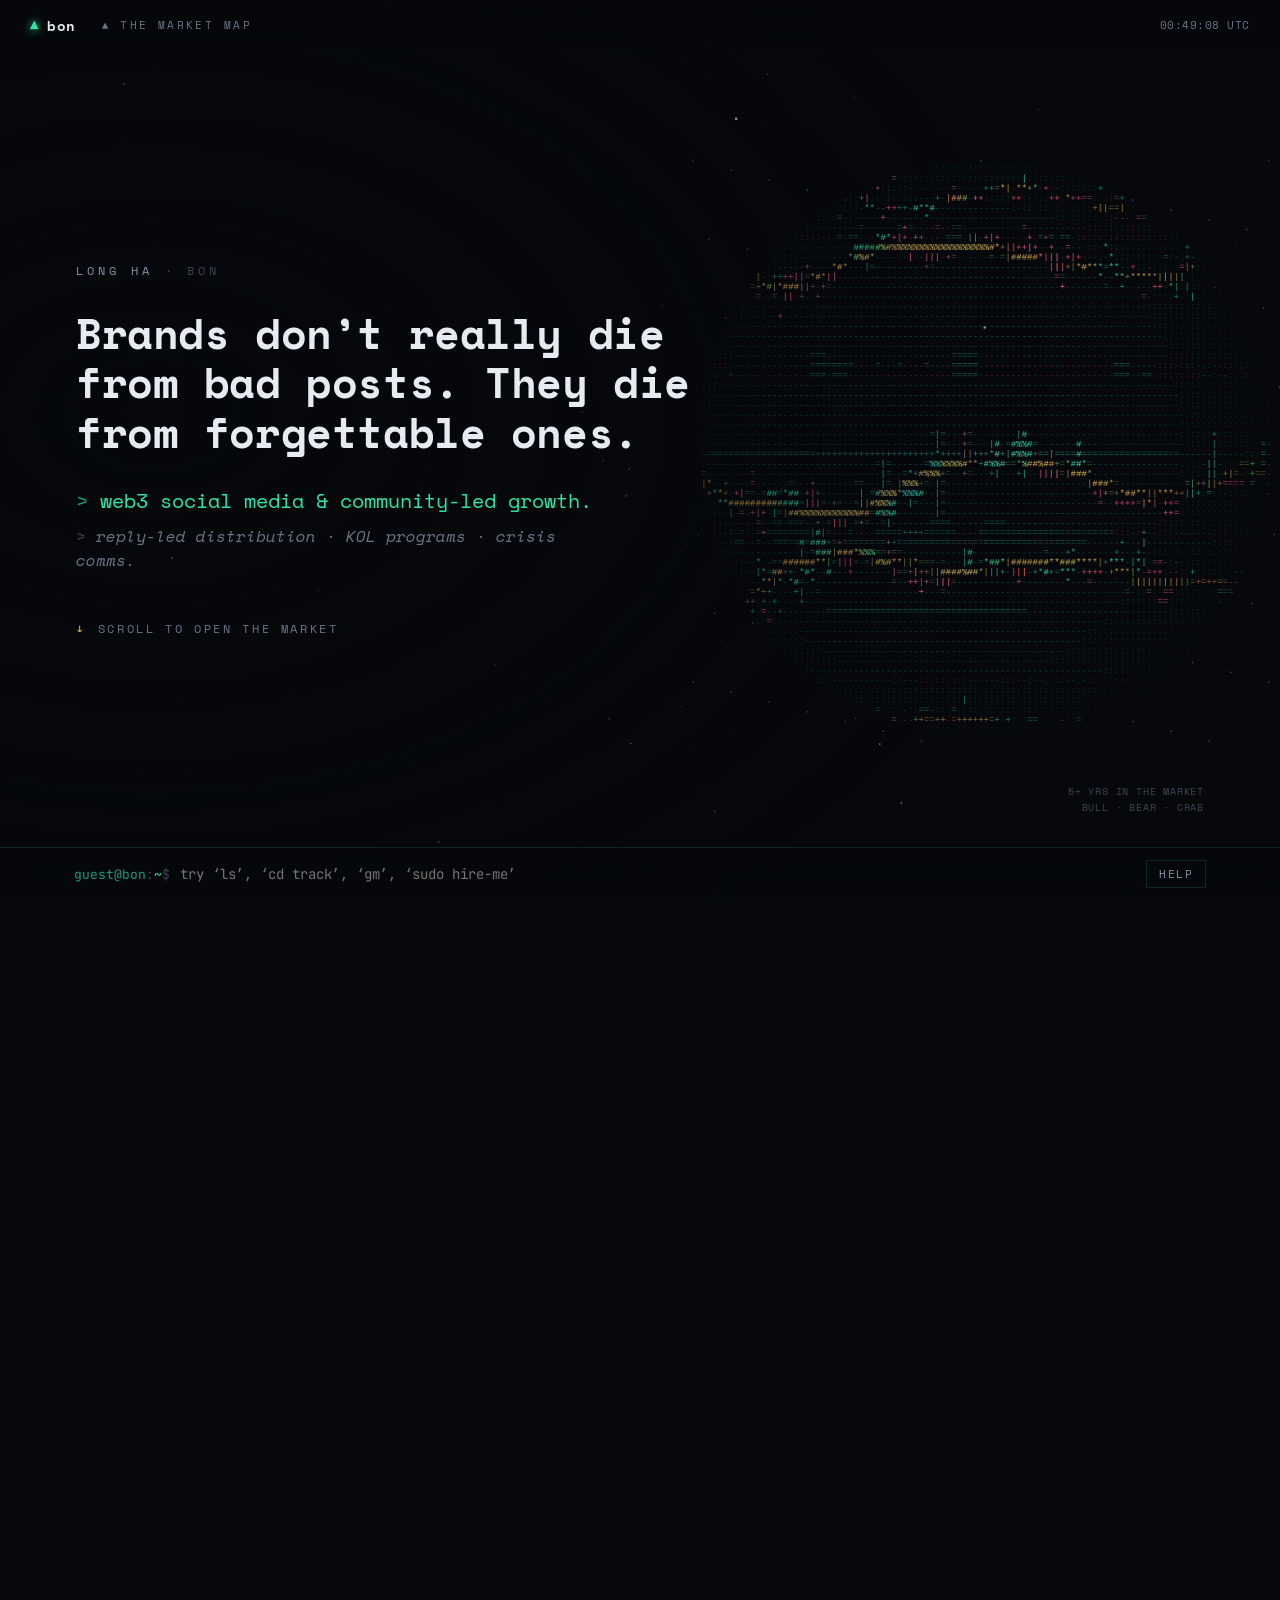
<file: index.html>
<!DOCTYPE html>
<html class="no-js" lang="en">
<head>
<meta charset="utf-8">
<meta name="viewport" content="width=device-width, initial-scale=1">
<script>(function(){var d=document.documentElement;d.className='js';try{if(sessionStorage.getItem('bon_booted'))d.classList.add('booted');}catch(e){}try{if(window.matchMedia&&matchMedia('(prefers-reduced-motion: reduce)').matches)d.classList.add('booted');}catch(e){}})();</script>
<title>Long Ha (Bon) · Web3 social media &amp; community-led growth</title>
<meta name="description" content="Long Ha (Bon) — Web3 social media and community-led growth marketer. 5+ years across DeFi, GameFi and L1/L2 projects. Reply-led distribution, KOL programs, crisis comms.">
<meta name="author" content="Long Ha (Bon)">
<meta name="robots" content="index, follow, max-image-preview:large">
<meta name="theme-color" content="#06080C">
<link rel="icon" type="image/svg+xml" href="favicon.svg">
<link rel="apple-touch-icon" href="apple-touch-icon.png">
<link rel="canonical" href="https://hyperas-100.github.io/bon-site/">
<!-- If you move to your own domain later, update the canonical, og:url, og:image and twitter:image URLs below. -->
<meta property="og:url" content="https://hyperas-100.github.io/bon-site/">
<meta property="og:type" content="website">
<meta property="og:title" content="Long Ha (Bon) · Web3 social media &amp; community-led growth">
<meta property="og:description" content="Web3 social media and community-led growth. Reply-led distribution, KOL programs, crisis comms. 5+ years across DeFi, GameFi and L1/L2.">
<meta property="og:image" content="https://hyperas-100.github.io/bon-site/images/og.png">
<meta property="og:image:width" content="1200">
<meta property="og:image:height" content="630">
<meta name="twitter:card" content="summary_large_image">
<meta name="twitter:title" content="Long Ha (Bon) · Web3 social media &amp; community-led growth">
<meta name="twitter:description" content="Web3 social media and community-led growth. Reply-led distribution, KOL programs, crisis comms.">
<meta name="twitter:image" content="https://hyperas-100.github.io/bon-site/images/og.png">
<script type="application/ld+json">{"@context":"https://schema.org","@type":"ProfilePage","mainEntity":{"@type":"Person","name":"Long Ha","alternateName":"Bon","jobTitle":"Web3 Social Media & Growth Marketer","email":"mailto:halong100620@gmail.com","knowsLanguage":["vi","en"],"sameAs":["https://x.com/8xlqdtd_bon","https://t.me/bon_5m"]}}</script>
<link rel="preconnect" href="https://fonts.googleapis.com">
<link rel="preconnect" href="https://fonts.gstatic.com" crossorigin>
<link href="https://fonts.googleapis.com/css2?family=JetBrains+Mono:wght@300;400;500;600&family=Space+Mono:ital,wght@0,400;0,700;1,400;1,700&display=swap" rel="stylesheet">
<link rel="stylesheet" href="css/style.css?v=1102">
<script src="js/ascii-engine.js" defer></script>
<script src="js/galaxy.js" defer></script>
<script src="js/space-bg.js" defer></script>
<script src="js/trajectory.js" defer></script>
<script src="js/volume-data.js?v=1102" defer></script>
<script src="js/app.js?v=1102" defer></script>
</head>
<body>

<div id="root" style="position:relative;min-height:100vh;background:var(--bg);color:#C7D1E0;font-family:var(--body);font-size:16px;">

  <canvas id="starfield" aria-hidden="true" style="position:fixed;inset:0;z-index:0;pointer-events:none;"></canvas>

  <!-- ===== TOP BAR ===== -->
  <header class="topbar" style="position:fixed;top:0;left:0;right:0;z-index:55;display:flex;align-items:center;gap:18px;height:50px;padding:0 clamp(14px,3.4vw,30px);background:rgba(6,8,12,0.55);backdrop-filter:blur(11px);-webkit-backdrop-filter:blur(11px);">
    <button data-act="home" aria-label="back to top" style="display:flex;align-items:center;gap:9px;background:transparent;border:0;cursor:pointer;font:inherit;flex-shrink:0;">
      <span style="color:var(--green);font-size:14px;text-shadow:0 0 9px var(--green);">▲</span>
      <span style="font-weight:700;letter-spacing:.04em;font-size:14px;color:var(--ink);font-family:var(--head);">bon</span>
    </button>
    <button class="nav-galaxy" data-act="map" style="background:transparent;border:0;cursor:pointer;font-family:var(--head);font-size:11px;letter-spacing:.22em;color:var(--mute);padding:6px 8px;white-space:nowrap;flex-shrink:0;">▲ THE MARKET MAP</button>
    <span style="flex:1;"></span>
    <span id="clock" style="font-family:var(--head);font-size:10.5px;color:var(--mute);letter-spacing:.05em;flex-shrink:0;">--:--:-- UTC</span>
  </header>

  <!-- ===== CINEMATIC STAGE (fixed; scroll-driven) ===== -->
  <div id="stage" style="position:fixed;inset:0;z-index:2;overflow:hidden;">

    <!-- MARKET PLANET: hero-right -> center -> dive through -->
    <div id="earth-wrap" aria-hidden="true" style="position:absolute;top:50%;left:50%;width:min(80vh,920px);height:min(80vh,920px);transform:translate(-50%,-50%);">
      <div id="globe" style="position:absolute;inset:0;"></div>
    </div>

    <!-- WORMHOLE -->
    <canvas id="wormhole" aria-hidden="true" style="position:absolute;inset:0;width:100%;height:100%;opacity:0;pointer-events:none;"></canvas>

    <!-- MONOGRAM: zooms in, then dissolves into the wormhole -->
    <div id="face-wrap" aria-hidden="true" style="position:absolute;inset:0;display:flex;align-items:center;justify-content:center;opacity:0;pointer-events:none;transform:scale(0.9);will-change:transform,opacity;">
      <div id="face" style="width:min(96vh,99vw);height:min(96vh,99vw);-webkit-mask-image:radial-gradient(ellipse 56% 72% at 50% 45%,#000 42%,rgba(0,0,0,.55) 63%,transparent 82%);mask-image:radial-gradient(ellipse 56% 72% at 50% 45%,#000 42%,rgba(0,0,0,.55) 63%,transparent 82%);"></div>
    </div>

    <!-- LIQUIDITY MAP (galaxy) -->
    <div id="galaxy-wrap" style="position:absolute;inset:0;opacity:0;pointer-events:none;transform:scale(1.25);">
      <canvas id="galaxy" aria-hidden="true" style="position:absolute;inset:0;width:100%;height:100%;"></canvas>
      <div style="position:absolute;top:72px;left:50%;transform:translateX(-50%);z-index:3;text-align:center;pointer-events:none;">
        <div style="font-family:var(--head);font-size:11px;letter-spacing:.42em;color:var(--green);text-transform:uppercase;white-space:nowrap;">The Market Map</div>
        <div style="font-size:12.5px;color:var(--mute);margin-top:8px;">choose a market — or run <span style="color:#9FB0C8;">cd track</span> in the terminal</div>
      </div>
      <div id="galaxy-hint" aria-hidden="true" style="position:absolute;bottom:94px;left:50%;transform:translateX(-50%);z-index:3;pointer-events:none;font-family:var(--head);font-size:10.5px;letter-spacing:.34em;color:var(--mute);text-transform:uppercase;transition:opacity .9s ease;display:flex;align-items:center;gap:9px;">
        <span style="font-size:14px;color:var(--green);text-shadow:0 0 10px var(--green);animation:btwinkle 2.6s ease-in-out infinite;">⟲</span> drag to spin the map
      </div>
      <div style="position:absolute;inset:0;z-index:4;pointer-events:none;">
        <button class="galaxy-node" id="node-track" data-go="track" aria-label="TRACK RECORD — where I've worked" style="position:absolute;left:28%;top:30%;transform:translate(-50%,-50%);display:flex;flex-direction:column;align-items:center;gap:5px;background:transparent;border:0;cursor:pointer;padding:12px 14px;border-radius:4px;">
          <span style="font-size:16px;color:var(--green);text-shadow:0 0 10px var(--green);line-height:1;animation:btwinkle 3.2s ease-in-out infinite;">▲</span>
          <span style="font-family:var(--head);font-weight:700;font-size:11px;letter-spacing:.14em;color:var(--ink);text-shadow:0 1px 8px var(--bg),0 0 16px var(--bg);white-space:nowrap;">TRACK RECORD</span>
          <span style="font-size:10px;color:#8893A6;text-shadow:0 1px 6px var(--bg),0 0 12px var(--bg);white-space:nowrap;">where I've worked</span>
        </button>
        <button class="galaxy-node" id="node-results" data-go="results" aria-label="PNL — the numbers" style="position:absolute;left:72%;top:28%;transform:translate(-50%,-50%);display:flex;flex-direction:column;align-items:center;gap:5px;background:transparent;border:0;cursor:pointer;padding:12px 14px;border-radius:4px;">
          <span style="font-size:16px;color:var(--green);text-shadow:0 0 10px var(--green);line-height:1;animation:btwinkle 3.2s ease-in-out infinite;">▲</span>
          <span style="font-family:var(--head);font-weight:700;font-size:11px;letter-spacing:.14em;color:var(--ink);text-shadow:0 1px 8px var(--bg),0 0 16px var(--bg);white-space:nowrap;">PNL</span>
          <span style="font-size:10px;color:#8893A6;text-shadow:0 1px 6px var(--bg),0 0 12px var(--bg);white-space:nowrap;">the numbers</span>
        </button>
        <button class="galaxy-node" id="node-pow" data-go="pow" aria-label="PROOF OF WORK — receipts" style="position:absolute;left:50%;top:50%;transform:translate(-50%,-50%);display:flex;flex-direction:column;align-items:center;gap:5px;background:transparent;border:0;cursor:pointer;padding:12px 14px;border-radius:4px;">
          <span style="font-size:16px;color:var(--green);text-shadow:0 0 10px var(--green);line-height:1;animation:btwinkle 3.2s ease-in-out infinite;">▲</span>
          <span style="font-family:var(--head);font-weight:700;font-size:11px;letter-spacing:.14em;color:var(--ink);text-shadow:0 1px 8px var(--bg),0 0 16px var(--bg);white-space:nowrap;">PROOF OF WORK</span>
          <span style="font-size:10px;color:#8893A6;text-shadow:0 1px 6px var(--bg),0 0 12px var(--bg);white-space:nowrap;">receipts</span>
        </button>
        <button class="galaxy-node" id="node-skills" data-go="skills" aria-label="CHARACTER SHEET — what I do" style="position:absolute;left:24%;top:68%;transform:translate(-50%,-50%);display:flex;flex-direction:column;align-items:center;gap:5px;background:transparent;border:0;cursor:pointer;padding:12px 14px;border-radius:4px;">
          <span style="font-size:16px;color:var(--green);text-shadow:0 0 10px var(--green);line-height:1;animation:btwinkle 3.2s ease-in-out infinite;">▲</span>
          <span style="font-family:var(--head);font-weight:700;font-size:11px;letter-spacing:.14em;color:var(--ink);text-shadow:0 1px 8px var(--bg),0 0 16px var(--bg);white-space:nowrap;">CHARACTER SHEET</span>
          <span style="font-size:10px;color:#8893A6;text-shadow:0 1px 6px var(--bg),0 0 12px var(--bg);white-space:nowrap;">what I do</span>
        </button>
        <button class="galaxy-node" id="node-contact" data-go="contact" aria-label="OPEN ORDER — say gm" style="position:absolute;left:74%;top:70%;transform:translate(-50%,-50%);display:flex;flex-direction:column;align-items:center;gap:5px;background:transparent;border:0;cursor:pointer;padding:12px 14px;border-radius:4px;">
          <span style="font-size:16px;color:var(--amber);text-shadow:0 0 10px var(--amber);line-height:1;animation:btwinkle 3.2s ease-in-out infinite;">▲</span>
          <span style="font-family:var(--head);font-weight:700;font-size:11px;letter-spacing:.14em;color:var(--ink);text-shadow:0 1px 8px var(--bg),0 0 16px var(--bg);white-space:nowrap;">OPEN ORDER</span>
          <span style="font-size:10px;color:#8893A6;text-shadow:0 1px 6px var(--bg),0 0 12px var(--bg);white-space:nowrap;">say gm</span>
        </button>
      </div>
    </div>

    <!-- HERO TEXT: backspaces away on scroll -->
    <div id="hero-text" style="position:absolute;inset:0;z-index:5;display:flex;align-items:center;padding:clamp(80px,12vh,140px) clamp(20px,6vw,76px);">
      <div aria-hidden="true" style="position:absolute;inset:0;pointer-events:none;background:radial-gradient(125% 120% at 12% 46%,rgba(6,8,12,0.96) 0%,rgba(6,8,12,0.5) 28%,rgba(6,8,12,0) 56%);"></div>
      <div style="position:relative;z-index:3;max-width:820px;">
        <div style="font-family:var(--head);font-size:12px;letter-spacing:.34em;text-transform:uppercase;color:#8893A6;margin-bottom:30px;">LONG HA <span style="color:var(--dim);">· BON</span></div>
        <h1 id="tagline" lang="en" data-full="Brands don’t really die from bad posts. They die from forgettable ones." style="font-family:var(--head);font-weight:700;font-size:clamp(24px,3.3vw,42px);line-height:1.18;letter-spacing:-0.01em;color:var(--ink);margin-bottom:28px;text-wrap:balance;min-height:3.5em;">Brands don’t really die from bad posts. They die from forgettable ones.</h1>
        <p style="font-family:var(--head);font-size:clamp(15px,1.85vw,20px);line-height:1.5;color:var(--green);max-width:46ch;margin-bottom:8px;"><span style="color:var(--green-dim);">&gt;</span> web3 social media &amp; community-led growth.</p>
        <p style="font-family:var(--head);font-style:italic;font-size:clamp(13px,1.5vw,16px);line-height:1.55;color:var(--mute);max-width:48ch;margin-bottom:44px;"><span style="color:var(--dim);font-style:normal;">&gt;</span> reply-led distribution · KOL programs · crisis comms.</p>
        <div style="display:inline-flex;align-items:center;gap:12px;font-family:var(--head);font-size:12px;letter-spacing:.22em;text-transform:uppercase;color:var(--mute);">
          <span style="color:var(--amber);animation:bfloat 2.4s ease-in-out infinite;display:inline-block;">↓</span> scroll to open the market
        </div>
      </div>
      <div aria-hidden="true" style="position:absolute;bottom:84px;right:clamp(20px,6vw,76px);z-index:3;font-family:var(--head);font-size:10px;letter-spacing:.08em;color:var(--dim);text-align:right;line-height:1.6;">5+ YRS IN THE MARKET<br>BULL · BEAR · CRAB</div>
    </div>

  </div>

  <!-- ===== SCROLL TRACK (drives the cinematic) ===== -->
  <div class="scroll-track" aria-hidden="true" style="height:520vh;"></div>

  <!-- ===== COMMAND CONSOLE ===== -->
  <div id="console" style="position:fixed;left:0;right:0;bottom:0;z-index:56;pointer-events:none;">
    <div style="max-width:1180px;margin:0 auto;padding:0 clamp(10px,3vw,22px);">
      <div id="cmd-log" style="pointer-events:auto;max-height:34vh;overflow-y:auto;background:rgba(6,8,12,0.93);backdrop-filter:blur(12px);-webkit-backdrop-filter:blur(12px);border:1px solid var(--line);border-bottom:0;padding:14px 16px;"></div>
    </div>
    <div style="background:rgba(6,8,12,0.88);backdrop-filter:blur(12px);-webkit-backdrop-filter:blur(12px);border-top:1px solid var(--line);pointer-events:auto;">
      <div style="max-width:1180px;margin:0 auto;display:flex;align-items:center;gap:10px;padding:0 clamp(12px,3vw,24px);height:52px;">
        <span style="color:var(--green-dim);font-size:13px;white-space:nowrap;flex-shrink:0;">guest@bon<span style="color:var(--dim);">:</span><span style="color:var(--green);">~</span><span style="color:var(--dim);">$</span></span>
        <input id="cmd-input" type="text" autocomplete="off" autocapitalize="off" spellcheck="false" aria-label="command input" placeholder="try ‘ls’, ‘cd track’, ‘gm’, ‘sudo hire-me’" style="flex:1;min-width:0;background:transparent;border:0;outline:0;font-size:14px;color:var(--ink);caret-color:var(--green);">
        <button id="cmd-help" data-act="help" style="flex-shrink:0;background:transparent;border:1px solid var(--line);color:#8893A6;font-family:var(--head);font-size:10.5px;letter-spacing:.14em;padding:5px 12px;cursor:pointer;">HELP</button>
      </div>
    </div>
  </div>

  <!-- ===== SECTION OVERLAY / no-JS résumé document ===== -->
  <main id="overlay">
    <div class="overlay-bg" aria-hidden="true" style="position:fixed;inset:0;z-index:0;pointer-events:none;background:radial-gradient(circle at 72% 16%,rgba(255,190,90,0.06),transparent 58%),radial-gradient(circle at 16% 84%,rgba(46,230,166,0.07),transparent 54%);"></div>
    <canvas id="overlay-bg-canvas" aria-hidden="true" style="position:fixed;inset:0;z-index:0;width:100%;height:100%;pointer-events:none;opacity:.55;"></canvas>
    <div class="overlay-chrome" style="position:sticky;top:0;z-index:3;align-items:center;gap:14px;padding:16px clamp(20px,5vw,64px);background:linear-gradient(180deg,rgba(6,8,12,0.92),rgba(6,8,12,0));backdrop-filter:blur(8px);">
      <button class="sec-back" data-act="back-close" style="display:inline-flex;align-items:center;gap:9px;background:transparent;border:1px solid rgba(46,230,166,0.28);cursor:pointer;font-family:var(--head);font-size:11px;letter-spacing:.18em;text-transform:uppercase;color:#CDD8E8;padding:9px 15px;">←&nbsp; map</button>
      <span style="flex:1;"></span>
      <span id="sec-counter" style="font-family:var(--head);font-size:11px;letter-spacing:.3em;color:var(--mute);">01 / 05</span>
    </div>

    <div class="overlay-body" style="position:relative;z-index:1;max-width:1080px;margin:0 auto;padding:6px clamp(20px,5vw,64px) 48px;">

      <div class="resume-hero">
        <p class="rh-eyebrow">LONG HA · BON</p>
        <h1 class="rh-title">Brands don’t really die from bad posts. They die from forgettable ones.</h1>
        <p class="rh-sub"><span style="color:var(--green-dim);">&gt;</span> web3 social media &amp; community-led growth.</p>
        <p class="rh-note">native VI · English C1 · 5+ years across DeFi, GameFi and L1/L2</p>
      </div>

      <!-- ============ 01 TRACK RECORD (the flight) ============ -->
      <section id="sec-track" class="section traj-section" data-sec="track" aria-labelledby="t-track">
        <h2 id="t-track" class="sr-only">The Long Position — work history, 2021 to now</h2>
        <div class="traj-stage" id="traj-map">
          <canvas data-art="trajectory" id="traj-canvas"></canvas>
          <div class="traj-top"><span><span class="traj-title">THE LONG POSITION</span> <span style="color:var(--mute);">// STOP <b id="traj-sector">01 / 04</b></span></span><span class="traj-loc" id="traj-loc">FREELANCE · ’21–’25</span><span>SIGNAL &#9656; <b id="traj-stat">—</b></span></div>
          <div class="traj-progress" id="traj-progress">
            <button data-i="0" aria-label="warp to freelance, 2021 to 2025"></button>
            <button data-i="1" aria-label="warp to Kame, Sei"></button>
            <button data-i="2" aria-label="warp to FlowX and Aurum"></button>
            <button data-i="3" aria-label="warp to Bullet.xyz"></button>
          </div>
          <div class="traj-dossier" id="traj-dossier"></div>
          <div class="traj-controls">
            <div class="traj-hint" id="traj-prompt">hold to ride the trend · or press SPACE</div>
            <div class="traj-buttons">
              <button class="traj-btn" id="traj-back" aria-label="warp back">◀ BACK</button>
              <button class="traj-btn traj-warp" id="traj-warp" aria-label="warp forward">HOLD TO LONG ▶</button>
            </div>
          </div>
        </div>

        <!-- dossier data: read by app.js for the flight HUD, and shown as a plain list when JS is off -->
        <div id="traj-data" class="plain-list" style="padding:40px 0 20px;">
          <div class="plain-only" style="display:block;">
            <div class="sec-eyebrow">where I've worked</div>
            <h2 class="sec-title" style="margin-bottom:28px;">The Long Position</h2>
          </div>
          <div class="sys-info" data-i="0" style="margin-bottom:28px;">
            <div class="dos-role">Web3 Growth &amp; Social Media Marketing · Freelance · 4/2021 – 4/2025</div>
            <div class="dos-name">RedKite · Hydraverse · Fizen Wallet · Hyra AI</div>
            <ul class="dos-list">
              <li>Led growth and social strategy across 4 Web3 projects (DeFi, GameFi and L1/L2 ecosystems), scaling communities from 0 to 800k+ users.</li>
              <li>15M+ combined organic reach (X analytics) across the campaigns I led.</li>
              <li>Managed and trained cross-functional teams (up to 7 members) and 200+ KOL and partner relationships.</li>
            </ul>
          </div>
          <div class="sys-info" data-i="1" style="margin-bottom:28px;">
            <div class="dos-role">Marketing Manager · 7/2025 – 4/2026</div>
            <div class="dos-name">Kame Aggregator · Sei</div>
            <ul class="dos-list">
              <li>Led growth and marketing: strategy, execution and ecosystem expansion within Sei.</li>
              <li>Built and optimized the KOL/Ambassador program to ~800% efficiency vs. the original campaign on a 70% smaller budget, with 2.8M+ impressions.</li>
              <li>Ran co-marketing and BD with major Sei protocols (DEXs, lending platforms).</li>
              <li>Led incident communications during a protocol exploit across the official Kame X account and my own, bridging the core team, Sei Foundation, partners and users.</li>
            </ul>
          </div>
          <div class="sys-info" data-i="2" style="margin-bottom:28px;">
            <div class="dos-role">Same role · 7/2025 – 4/2026</div>
            <div class="dos-name">FlowX Aggregator · Aurum Protocol</div>
            <ul class="dos-list">
              <li>Drove KOL and content growth for FlowX Aggregator.</li>
              <li>Led full-stack growth for Aurum Protocol.</li>
              <li>Recognized as Human of the Month twice for performance and impact.</li>
            </ul>
          </div>
          <div class="sys-info" data-i="3" style="margin-bottom:28px;">
            <div class="dos-role">Social Media · 20 Aug 2026 – present</div>
            <div class="dos-name">Bullet.xyz · Solana perps DEX</div>
            <ul class="dos-list">
              <li>Lead social strategy and daily content for the main brand account (90K+ followers).</li>
              <li>Moved the account to reply-led distribution. Last 3 months: 2.5M organic impressions (+792%), likes +9,378%, reposts +930% and engagement rate 8.8% (+131%) vs. the 3 months before (X analytics).</li>
              <li>Perps volume since I joined: $879M. First 2 months: $477M, 3.2× the 2 months before (DefiLlama).</li>
              <li>Ship product launch and market content on a consistent visual system, in a distinct non-corporate voice built for Solana's interactive ecosystem.</li>
            </ul>
          </div>
        </div>
      </section>

      <!-- ============ 02 PNL (results) ============ -->
      <section id="sec-results" class="section" data-sec="results" aria-labelledby="t-results">
        <div style="margin-bottom:34px;">
          <div class="sec-eyebrow">the numbers</div>
          <h2 id="t-results" class="sec-title">The PnL</h2>
        </div>
        <div class="tele"><span><i class="dot-live"></i> <span class="c">settled results</span></span><span>sources: X analytics · DefiLlama</span></div>
        <div class="vol-panel hud" id="vol-panel">
          <div class="vol-head">
            <div>
              <div class="pnl-label">Bullet perps · daily volume</div>
              <div class="vol-big">$879M</div>
              <div class="pnl-sub">traded on Bullet since I joined (Aug 20 – Nov 1, 2026).</div>
            </div>
            <div class="vol-months" aria-label="two months before I joined: $149M; my first month: $150M; my second month: $327M; my third month so far, 13 days in: $402M">
              <div><span class="m">2 MO. BEFORE</span><b class="pre">$149M</b></div>
              <div class="arr" aria-hidden="true">·</div>
              <div><span class="m">MONTH 1</span><b>$150M</b></div>
              <div class="arr" aria-hidden="true">→</div>
              <div><span class="m">MONTH 2</span><b>$327M</b></div>
              <div class="arr" aria-hidden="true">→</div>
              <div><span class="m">MONTH 3 · 13D</span><b class="hot">$402M</b></div>
            </div>
          </div>
          <div class="vol-chart-wrap">
            <canvas id="vol-chart" role="img" aria-label="Bar chart of Bullet perps daily volume from April 29 to November 1, 2026. Daily volume rises from under $1M to a peak of $49.6M on October 29. A marker at August 20 shows when Bon joined."></canvas>
            <div class="vol-tip" id="vol-tip" hidden></div>
          </div>
          <div class="vol-foot"><span>Month 1 = Aug 20 – Sep 19 · Month 2 = Sep 20 – Oct 19 · Month 3 = Oct 20 on, 13 days in · first 2 months: $477M, 3.2× the 2 months before.</span><a href="https://defillama.com/protocol/bullet-perps?groupBy=daily" target="_blank" rel="noopener">source: DefiLlama ↗</a></div>
        </div>
        <div class="pnl-grid" id="pnl-grid">
          <div class="pnl-card hud" data-to="2.5" data-suffix="M" data-dec="1" style="--d:0ms">
            <div class="pnl-label">Organic impressions</div>
            <div class="pnl-num">2.5M</div><div class="pnl-spark" aria-hidden="true"></div>
            <div class="pnl-sub">+792% vs. the 3 months before. Main account (90K+ followers).</div><span class="pnl-tag">BULLET.XYZ</span>
          </div>
          <div class="pnl-card hud" data-to="9378" data-prefix="+" data-suffix="%" data-dec="0" data-up="1" style="--d:70ms">
            <div class="pnl-label">Likes</div>
            <div class="pnl-num">+9,378%</div><div class="pnl-spark" aria-hidden="true"></div>
            <div class="pnl-sub">203.4K likes over the last 3 months.</div><span class="pnl-tag">BULLET.XYZ</span>
          </div>
          <div class="pnl-card hud" data-to="930" data-prefix="+" data-suffix="%" data-dec="0" data-up="1" style="--d:140ms">
            <div class="pnl-label">Reposts</div>
            <div class="pnl-num">+930%</div><div class="pnl-spark" aria-hidden="true"></div>
            <div class="pnl-sub">2.5K reposts over the same window.</div><span class="pnl-tag">BULLET.XYZ</span>
          </div>
          <div class="pnl-card hud" data-to="161" data-prefix="+" data-suffix="%" data-dec="0" data-up="1" style="--d:210ms">
            <div class="pnl-label">Replies received</div>
            <div class="pnl-num">+161%</div><div class="pnl-spark" aria-hidden="true"></div>
            <div class="pnl-sub">1.1K replies over the same window.</div><span class="pnl-tag">BULLET.XYZ</span>
          </div>
          <div class="pnl-card hud" data-to="8.8" data-suffix="%" data-dec="1" style="--d:280ms">
            <div class="pnl-label">Engagement rate</div>
            <div class="pnl-num">8.8%</div><div class="pnl-spark" aria-hidden="true"></div>
            <div class="pnl-sub">+131% vs. the 3 months before.</div><span class="pnl-tag">BULLET.XYZ</span>
          </div>
          <div class="pnl-card hud" data-to="800" data-prefix="~" data-suffix="%" data-dec="0" style="--d:350ms">
            <div class="pnl-label">KOL program efficiency</div>
            <div class="pnl-num amber">~800%</div><div class="pnl-spark" aria-hidden="true"></div>
            <div class="pnl-sub">vs. the original campaign, while cutting the budget by 70%.</div><span class="pnl-tag">KAME · SEI</span>
          </div>
          <div class="pnl-card hud" data-to="2.8" data-suffix="M+" data-dec="1" style="--d:420ms">
            <div class="pnl-label">Total impressions</div>
            <div class="pnl-num amber">2.8M+</div><div class="pnl-spark" aria-hidden="true"></div>
            <div class="pnl-sub">Generated by the rebuilt KOL and ambassador program.</div><span class="pnl-tag">KAME · SEI</span>
          </div>
          <div class="pnl-card hud" data-to="15" data-suffix="M+" data-dec="0" style="--d:490ms">
            <div class="pnl-label">Combined organic reach</div>
            <div class="pnl-num">15M+</div><div class="pnl-spark" aria-hidden="true"></div>
            <div class="pnl-sub">Across 4 Web3 projects, from content, KOLs and campaigns.</div><span class="pnl-tag">FREELANCE ’21–’25</span>
          </div>
        </div>
        <p class="pnl-note"><b>How to read this.</b> Bullet.xyz social figures are X analytics for the main account only, over the last 3 months (Aug 5 – Nov 2, 2026; I joined Aug 20), compared with the 3 months before. Reach figures are X analytics. Volume is Bullet perps’ platform-wide daily notional volume from DefiLlama (snapshot as of Nov 1, 2026), shown for the stretch I’ve run the account. The sparklines are decorative, not data.</p>
      </section>

      <!-- ============ 03 PROOF OF WORK (best replies) ============ -->
      <section id="sec-pow" class="section" data-sec="pow" aria-labelledby="t-pow">
        <div style="margin-bottom:34px;">
          <div class="sec-eyebrow">receipts</div>
          <h2 id="t-pow" class="sec-title">Proof of Work</h2>
          <p class="pow-intro">Replies I wrote on the main Bullet account, under some of the biggest posts on CT. One line each, no bootlicking.</p>
        </div>
        <div class="tele"><span><i class="dot-live"></i> <span class="c">7 replies</span></span><span>@Bulletxyz · Sep – Oct 2026</span><span>tap “load original” for the live post</span></div>
        <div class="pow-grid">
            <article class="pow-card hud" style="--d:0ms">
              <div class="pow-ctx"><span class="pow-av" aria-hidden="true">TO</span><span class="pow-who"><b>TOGI</b> <span>@ShaneStoffer</span></span></div>
              <p class="pow-parent">The audacity to hit the DMs asking for 100 bands is crazy 😭😭😭 my own mother don’t even ask for money like that <span class="pow-media">[image]</span></p>
              <div class="pow-reply">
                <div class="pow-ctx"><span class="pow-av me" aria-hidden="true">B</span><span class="pow-who"><b>Bullet</b> <span>@Bulletxyz · reply</span></span></div>
                <p class="pow-text">you miss 100% shots you dont take ahh 😭</p>
              </div>
              <div class="pow-foot"><time datetime="2026-10-19">Oct 19, 2026</time><span class="pow-acts"><button type="button" class="pow-load" data-tweet="2112232833846845480">load original</button><a href="https://x.com/Bulletxyz/status/2112232833846845480" target="_blank" rel="noopener">view on X ↗</a></span></div>
              <div class="pow-embed" hidden></div>
            </article>
            <article class="pow-card hud" style="--d:60ms">
              <div class="pow-ctx"><span class="pow-av" aria-hidden="true">SE</span><span class="pow-who"><b>se</b> <span>@seyong</span></span></div>
              <p class="pow-parent">interested in long term games with long term people</p>
              <div class="pow-reply">
                <div class="pow-ctx"><span class="pow-av me" aria-hidden="true">B</span><span class="pow-who"><b>Bullet</b> <span>@Bulletxyz · reply</span></span></div>
                <p class="pow-text">long term in this market is anything over 4h btw</p>
              </div>
              <div class="pow-foot"><time datetime="2026-10-19">Oct 19, 2026</time><span class="pow-acts"><button type="button" class="pow-load" data-tweet="2112326518479466607">load original</button><a href="https://x.com/Bulletxyz/status/2112326518479466607" target="_blank" rel="noopener">view on X ↗</a></span></div>
              <div class="pow-embed" hidden></div>
            </article>
            <article class="pow-card hud" style="--d:120ms">
              <div class="pow-ctx"><span class="pow-av" aria-hidden="true">WG</span><span class="pow-who"><b>Watcher.Guru</b> <span>@WatcherGuru</span></span></div>
              <p class="pow-parent">LIVE: 🇺🇸 Crypto Clarity Act Senate Cloture Vote</p>
              <div class="pow-reply">
                <div class="pow-ctx"><span class="pow-av me" aria-hidden="true">B</span><span class="pow-who"><b>Bullet</b> <span>@Bulletxyz · reply</span></span></div>
                <p class="pow-text">this is like watching a chart w 1x leverage 😩</p>
              </div>
              <div class="pow-foot"><time datetime="2026-09-15">Sep 15, 2026</time><span class="pow-acts"><button type="button" class="pow-load" data-tweet="2099925422125543623">load original</button><a href="https://x.com/Bulletxyz/status/2099925422125543623" target="_blank" rel="noopener">view on X ↗</a></span></div>
              <div class="pow-embed" hidden></div>
            </article>
            <article class="pow-card hud" style="--d:180ms">
              <div class="pow-ctx"><span class="pow-av" aria-hidden="true">AN</span><span class="pow-who"><b>Ansem</b> <span>@blknoiz06</span></span></div>
              <p class="pow-parent">they really shook me out of longs at the stone low</p>
              <div class="pow-reply">
                <div class="pow-ctx"><span class="pow-av me" aria-hidden="true">B</span><span class="pow-who"><b>Bullet</b> <span>@Bulletxyz · reply</span></span></div>
                <p class="pow-text">happens to the best of us. and the worst of us. mostly the worst.</p>
              </div>
              <div class="pow-foot"><time datetime="2026-10-21">Oct 21, 2026</time><span class="pow-acts"><button type="button" class="pow-load" data-tweet="2113016495001473420">load original</button><a href="https://x.com/Bulletxyz/status/2113016495001473420" target="_blank" rel="noopener">view on X ↗</a></span></div>
              <div class="pow-embed" hidden></div>
            </article>
            <article class="pow-card hud" style="--d:240ms">
              <div class="pow-ctx"><span class="pow-av" aria-hidden="true">AC</span><span class="pow-who"><b>Ash Crypto</b> <span>@AshCrypto</span></span></div>
              <p class="pow-parent">THIS SHOULD BE A LESSON FOR EVERYONE.
Someone turned $56,000 into $12.25 Million in 4 months by trading BTC and alts.
At this point, the best thing to do was leave the casino, but he did the opposite. … <span class="pow-media">[image]</span></p>
              <div class="pow-reply">
                <div class="pow-ctx"><span class="pow-av me" aria-hidden="true">B</span><span class="pow-who"><b>Bullet</b> <span>@Bulletxyz · reply</span></span></div>
                <p class="pow-text">bro speedran the entire crypto experience in 4 months 😭</p>
              </div>
              <div class="pow-foot"><time datetime="2026-10-15">Oct 15, 2026</time><span class="pow-acts"><button type="button" class="pow-load" data-tweet="2110660571607797796">load original</button><a href="https://x.com/Bulletxyz/status/2110660571607797796" target="_blank" rel="noopener">view on X ↗</a></span></div>
              <div class="pow-embed" hidden></div>
            </article>
            <article class="pow-card hud" style="--d:300ms">
              <div class="pow-ctx"><span class="pow-av" aria-hidden="true">UW</span><span class="pow-who"><b>unusual_whales</b> <span>@unusual_whales</span></span></div>
              <p class="pow-parent">BREAKING: Anthropic has said that rogue AI agents may &quot;self-replicate&quot; to hijack smart devices such as ovens and TVs</p>
              <div class="pow-reply">
                <div class="pow-ctx"><span class="pow-av me" aria-hidden="true">B</span><span class="pow-who"><b>Bullet</b> <span>@Bulletxyz · reply</span></span></div>
                <p class="pow-text">send help my fridge opened a btc short</p>
              </div>
              <div class="pow-foot"><time datetime="2026-10-13">Oct 13, 2026</time><span class="pow-acts"><button type="button" class="pow-load" data-tweet="2110068840633897370">load original</button><a href="https://x.com/Bulletxyz/status/2110068840633897370" target="_blank" rel="noopener">view on X ↗</a></span></div>
              <div class="pow-embed" hidden></div>
            </article>
            <article class="pow-card hud" style="--d:360ms">
              <div class="pow-ctx"><span class="pow-av" aria-hidden="true">WG</span><span class="pow-who"><b>Watcher.Guru</b> <span>@WatcherGuru</span></span></div>
              <p class="pow-parent">JUST IN: 🇿🇦 South Africa&#x27;s First National Bank launches crypto trading for nearly 9 million customers. …</p>
              <div class="pow-reply">
                <div class="pow-ctx"><span class="pow-av me" aria-hidden="true">B</span><span class="pow-who"><b>Bullet</b> <span>@Bulletxyz · reply</span></span></div>
                <p class="pow-text">wake up babe another bank just became an exchange 😭</p>
              </div>
              <div class="pow-foot"><time datetime="2026-10-06">Oct 6, 2026</time><span class="pow-acts"><button type="button" class="pow-load" data-tweet="2107596592090095625">load original</button><a href="https://x.com/Bulletxyz/status/2107596592090095625" target="_blank" rel="noopener">view on X ↗</a></span></div>
              <div class="pow-embed" hidden></div>
            </article>
        </div>
      </section>

      <!-- ============ 04 CHARACTER SHEET (skills) ============ -->
      <section id="sec-skills" class="section" data-sec="skills" aria-labelledby="t-skills">
        <div style="margin-bottom:34px;">
          <div class="sec-eyebrow">what I do</div>
          <h2 id="t-skills" class="sec-title">Character Sheet</h2>
        </div>
        <div class="char-head hud">
          <div class="char-portrait hud" data-art="portrait"><img src="images/mark.jpg" alt="Bon monogram" style="width:100%;height:100%;object-fit:cover;"></div>
          <div>
            <div class="char-tag">// player one</div>
            <div class="char-name">LONG HA (BON)</div>
            <div class="char-meta">
              <div><b>CLASS</b> Web3 social &amp; growth operator</div>
              <div><b>GUILD</b> Bullet.xyz</div>
              <div><b>LANGS</b> Vietnamese (native) · English (C1)</div>
              <div><b>EDU</b> NEU · Business Admin, Entrepreneurship Mgmt · 2018–22</div>
            </div>
          </div>
        </div>
        <!-- TODO(Bon): the LV values below (data-lv) are self-rated placeholders. Set them to what you actually believe. -->
        <div class="stat-grid">
          <div class="hud" style="padding:20px;">
            <div class="block-title">// skills</div>
            <!-- self-rated bars: tune the "off" count (out of 10) and LV to taste -->
            <div class="stat-row"><span class="stat-name">CT-native voice</span><span class="stat-lv">LV 9</span><span class="stat-bar" data-lv="9"></span></div>
            <div class="stat-row"><span class="stat-name">Reply-led distribution</span><span class="stat-lv">LV 9</span><span class="stat-bar" data-lv="9"></span></div>
            <div class="stat-row"><span class="stat-name">KOL &amp; ambassador programs</span><span class="stat-lv">LV 9</span><span class="stat-bar" data-lv="9"></span></div>
            <div class="stat-row"><span class="stat-name">Community-led GTM</span><span class="stat-lv">LV 8</span><span class="stat-bar" data-lv="8"></span></div>
            <div class="stat-row"><span class="stat-name">Launch execution</span><span class="stat-lv">LV 8</span><span class="stat-bar" data-lv="8"></span></div>
            <div class="stat-row"><span class="stat-name">Crisis communications</span><span class="stat-lv">LV 7</span><span class="stat-bar" data-lv="7"></span></div>
            <div class="stat-row"><span class="stat-name">Co-marketing &amp; BD</span><span class="stat-lv">LV 7</span><span class="stat-bar" data-lv="7"></span></div>
            <div class="stat-row"><span class="stat-name">Team leadership</span><span class="stat-lv">LV 7</span><span class="stat-bar" data-lv="7"></span></div>
          </div>
          <div style="display:flex;flex-direction:column;gap:clamp(18px,3vw,28px);">
            <div class="hud" style="padding:20px;">
              <div class="block-title">// gear</div>
              <div class="gear"><span>X / Crypto Twitter</span><span>KOL programs</span><span>ambassador programs</span><span>co-marketing</span><span>BD</span><span>community ops</span><span>launch content</span><span>incident comms</span><span>content systems</span></div>
            </div>
            <div class="hud" style="padding:20px;">
              <div class="block-title">// achievements</div>
              <ul class="dos-list">
                <li>Human of the Month, twice</li>
                <li>Rebuilt a KOL program at ~800% efficiency on a 70% smaller budget</li>
                <li>Led comms through a live protocol exploit</li>
                <li>Grew communities from 0 to 800k+ users across 4 projects</li>
              </ul>
            </div>
          </div>
        </div>
      </section>

      <!-- ============ 05 OPEN ORDER (contact) ============ -->
      <section id="sec-contact" class="section" data-sec="contact" aria-labelledby="t-contact">
        <div style="margin-bottom:26px;">
          <div class="sec-eyebrow">say gm</div>
          <h2 id="t-contact" class="sec-title">Open Order</h2>
        </div>
        <p style="font-size:clamp(17px,1.9vw,21px);line-height:1.62;color:#CDD8E8;max-width:60ch;">I'm open to part-time and retainer work in web3 social: brand accounts, a CT-native voice, KOL programs and community-led growth.</p>
        <div class="roles"><span>brand accounts</span><span>reply-led growth</span><span>KOL programs</span><span>launch content</span><span>community ops</span></div>
        <div class="contact-grid">
          <a class="contact-link" href="https://x.com/8xlqdtd_bon" target="_blank" rel="noopener"><span class="k">X / TWITTER</span><span class="v">@8xlqdtd_bon</span><span class="go">DM me →</span></a>
          <a class="contact-link" href="https://t.me/bon_5m" target="_blank" rel="noopener"><span class="k">TELEGRAM</span><span class="v">@bon_5m</span><span class="go">say gm →</span></a>
          <a class="contact-link" href="mailto:halong100620@gmail.com"><span class="k">EMAIL</span><span class="v">halong100620@gmail.com</span><span class="go">write →</span></a>
        </div>
        <div class="term hud" style="max-width:640px;">
          <div class="term-bar"><span class="term-dots"><i></i><i></i><i></i></span><span class="term-title">guest@bon:~</span></div>
          <div class="term-body">
            <div><span class="p">$</span> cat availability.txt</div>
            <div>part-time · retainer · web3 social</div>
            <div><span class="p">$</span> gm<span class="cur"> ▌</span></div>
          </div>
        </div>
      </section>

    </div>
  </main>

  <!-- ===== BOOT ===== -->
  <div id="boot" data-act="skip-boot" style="position:fixed;inset:0;z-index:100;background:var(--bg);display:flex;flex-direction:column;align-items:flex-start;justify-content:center;padding:0 clamp(20px,8vw,120px);cursor:pointer;">
    <pre id="boot-pre" style="font-family:var(--head);font-size:clamp(11px,2.2vw,15px);line-height:1.8;color:var(--green);white-space:pre-wrap;"></pre>
    <div style="margin-top:28px;font-family:var(--head);font-size:10.5px;letter-spacing:.3em;color:var(--dim);">PRESS ANY KEY TO SKIP</div>
  </div>

</div>
</body>
</html>
</file>
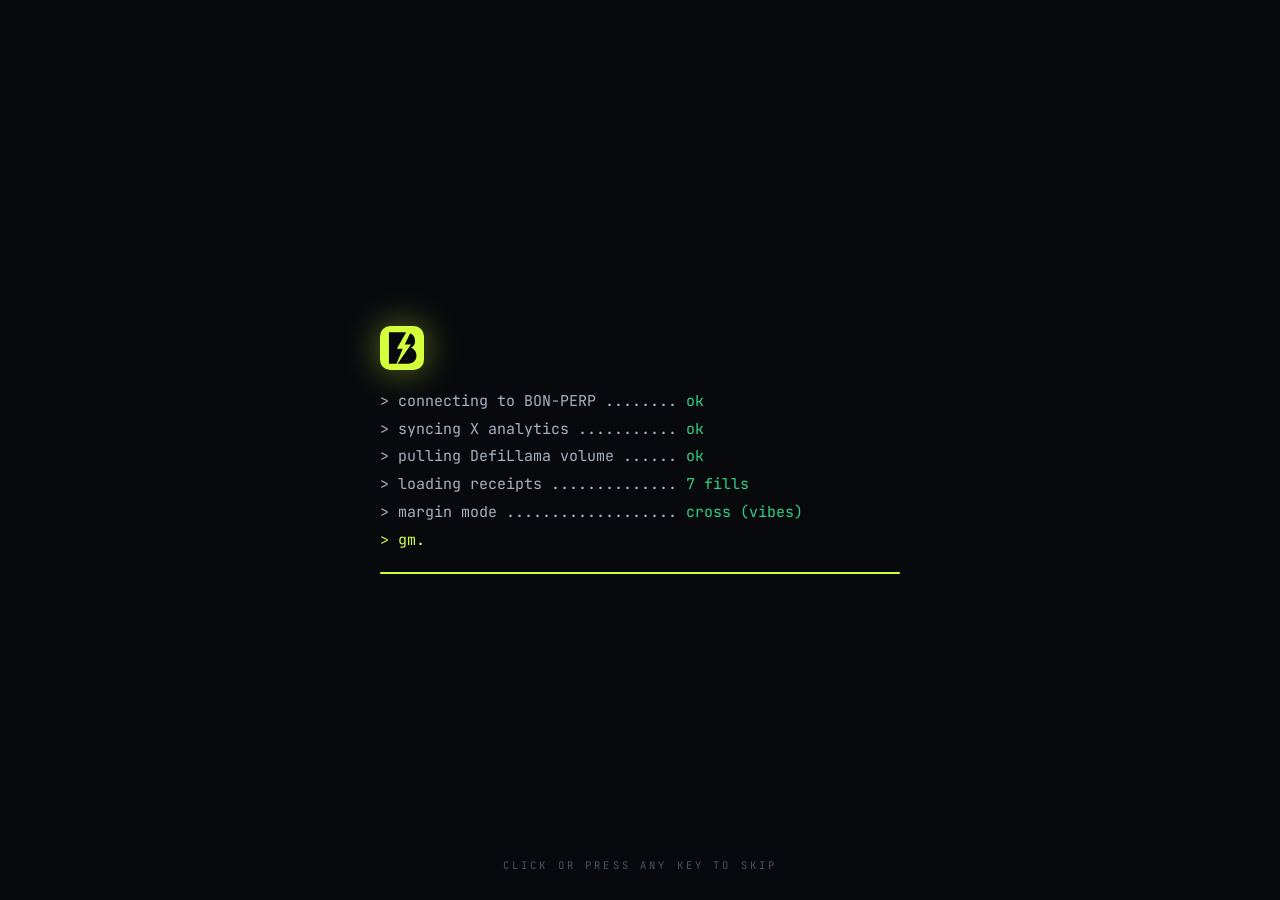
<file: v2/index.html>
<!DOCTYPE html>
<html class="no-js" lang="en">
<head>
<meta charset="utf-8">
<meta name="viewport" content="width=device-width, initial-scale=1, viewport-fit=cover">
<script>(function(){var d=document.documentElement;d.className='js';try{if(sessionStorage.getItem('bonperp_booted'))d.classList.add('booted');}catch(e){}try{if(matchMedia('(prefers-reduced-motion: reduce)').matches)d.classList.add('booted');}catch(e){}})();</script>
<title>Long Ha (Bon) · Web3 social media &amp; community-led growth</title>
<meta name="description" content="Long Ha (Bon): web3 social media and community-led growth. Reply-led distribution, KOL programs, launch content and crisis comms. 5+ years across DeFi, GameFi and L1/L2.">
<meta name="author" content="Long Ha (Bon)">
<meta name="robots" content="noindex">
<meta name="theme-color" content="#07090D">
<link rel="icon" type="image/svg+xml" href="favicon.svg">
<link rel="apple-touch-icon" href="apple-touch-icon.png">
<link rel="canonical" href="https://hyperas-100.github.io/bon-site/">
<meta property="og:url" content="https://hyperas-100.github.io/bon-site/">
<meta property="og:type" content="website">
<meta property="og:title" content="Long Ha (Bon) · Web3 social media &amp; community-led growth">
<meta property="og:description" content="Brands don’t really die from bad posts. They die from forgettable ones. Reply-led distribution, KOL programs, launch content, crisis comms.">
<meta property="og:image" content="https://hyperas-100.github.io/bon-site/images/og.png">
<meta property="og:image:width" content="1200">
<meta property="og:image:height" content="630">
<meta name="twitter:card" content="summary_large_image">
<meta name="twitter:title" content="Long Ha (Bon) · Web3 social media &amp; community-led growth">
<meta name="twitter:description" content="Brands don’t really die from bad posts. They die from forgettable ones.">
<meta name="twitter:image" content="https://hyperas-100.github.io/bon-site/images/og.png">
<script type="application/ld+json">{"@context":"https://schema.org","@type":"ProfilePage","mainEntity":{"@type":"Person","name":"Long Ha","alternateName":"Bon","jobTitle":"Web3 Social Media & Growth Marketer","email":"mailto:halong100620@gmail.com","knowsLanguage":["vi","en"],"sameAs":["https://x.com/8xlqdtd_bon","https://t.me/bon_5m"]}}</script>
<link rel="preload" href="fonts/inter-latin-800-normal.woff2" as="font" type="font/woff2" crossorigin>
<link rel="preload" href="fonts/jetbrains-mono-latin-400-normal.woff2" as="font" type="font/woff2" crossorigin>
<link rel="stylesheet" href="css/app.css?v=1102">
<script src="js/volume-data.js?v=1102" defer></script>
<script src="js/app.js?v=1102" defer></script>
</head>
<body>
<div id="bg" aria-hidden="true"></div>

<div id="boot" aria-hidden="true"><div><svg class="mark boot-mark" viewBox="0 0 64 64" aria-hidden="true"><rect width="64" height="64" rx="15" fill="#D6FF3B"/><path d="M13 9 H36 C46 9 51 14.5 51 22 C51 26.5 48.6 30 45 31.6 C50 33.2 53 37.5 53 43.2 C53 50.8 47.6 55 38.5 55 H13 Z" fill="#07090D"/><path d="M41 4 L24.5 33 L33 33 L22 60 L45 27 L36 27 L47 4 Z" fill="#D6FF3B"/></svg><pre id="boot-pre"></pre><div class="bar"><i id="boot-bar"></i></div></div><div class="skip">CLICK OR PRESS ANY KEY TO SKIP</div></div>

<header class="hdr">
  <a class="logo" href="#/" aria-label="bon · home"><svg class="mark" viewBox="0 0 64 64" aria-hidden="true"><rect width="64" height="64" rx="15" fill="#D6FF3B"/><path d="M13 9 H36 C46 9 51 14.5 51 22 C51 26.5 48.6 30 45 31.6 C50 33.2 53 37.5 53 43.2 C53 50.8 47.6 55 38.5 55 H13 Z" fill="#07090D"/><path d="M41 4 L24.5 33 L33 33 L22 60 L45 27 L36 27 L47 4 Z" fill="#D6FF3B"/></svg>bon</a>
  <a class="mkt" href="#/pnl" title="3-month impressions change">BON-PERP <b>▲792%</b></a>
  <nav class="nav" aria-label="sections">
    <a href="#/" data-route="trade">Trade</a><a href="#/positions" data-route="positions">Positions</a><a href="#/pnl" data-route="pnl">PnL</a><a href="#/receipts" data-route="receipts">Receipts</a><a href="#/skills" data-route="skills">Skills</a><a href="#/contact" data-route="contact">Contact</a>
  </nav>
  <span class="sp"></span>
  <span class="clock" id="clock">--:--:-- UTC</span>
  <a class="btn" href="#/contact">DM me</a>
  <a class="btn lime" href="#/contact">Long Bon</a>
</header>
<div class="ticker" aria-label="key stats"><div class="track"><span>IMPRESSIONS<b>2.5M</b><em class="up">▲792%</em></span><span>LIKES<b>203.4K</b><em class="up">▲9,378%</em></span><span>REPOSTS<b>2.5K</b><em class="up">▲930%</em></span><span>ENG. RATE<b>8.8%</b><em class="up">▲131%</em></span><span>REPLIES<b>1.1K</b><em class="up">▲161%</em></span><span>BULLET VOL<b>$879M</b><em class="mute">since Aug 20</em></span><span>KOL EFF<b>~800%</b><em class="mute">budget −70%</em></span><span>REACH<b>15M+</b></span><span>USERS GROWN<b>800K+</b></span><span>TIME ON CT<b>5+ YRS</b></span><span aria-hidden="true">IMPRESSIONS<b>2.5M</b><em class="up">▲792%</em></span><span aria-hidden="true">LIKES<b>203.4K</b><em class="up">▲9,378%</em></span><span aria-hidden="true">REPOSTS<b>2.5K</b><em class="up">▲930%</em></span><span aria-hidden="true">ENG. RATE<b>8.8%</b><em class="up">▲131%</em></span><span aria-hidden="true">REPLIES<b>1.1K</b><em class="up">▲161%</em></span><span aria-hidden="true">BULLET VOL<b>$879M</b><em class="mute">since Aug 20</em></span><span aria-hidden="true">KOL EFF<b>~800%</b><em class="mute">budget −70%</em></span><span aria-hidden="true">REACH<b>15M+</b></span><span aria-hidden="true">USERS GROWN<b>800K+</b></span><span aria-hidden="true">TIME ON CT<b>5+ YRS</b></span></div></div>

<main id="views">

  <!-- ===================== TRADE ===================== -->
  <section class="view" id="v-trade" data-view="trade" aria-labelledby="h-trade">
    <div class="grid-trade">
      <div class="panel" data-a style="--i:0">
        <div class="mhead">
          <div class="mrow"><h2>BON-PERP</h2><span class="tag">Long Ha · web3 social &amp; community-led growth</span><span class="tag">since 2021</span></div>
          <div class="stats">
            <div class="stat"><div class="k">Time on CT</div><div class="v">5+ yrs</div></div>
            <div class="stat"><div class="k">3-mo impressions</div><div class="v up">2.5M ▲792%</div></div>
            <div class="stat"><div class="k">Open interest</div><div class="v">4 projects</div></div>
            <div class="stat"><div class="k">Funding</div><div class="v">USDT retainer</div></div>
            <div class="stat"><div class="k">Languages</div><div class="v">VI · EN C1</div></div>
          </div>
        </div>
        <div class="headline">
          <h1 id="h-trade" tabindex="-1"><span class="w" style="--w:0">Brands</span> <span class="w" style="--w:1">don’t</span> <span class="w" style="--w:2">really</span> <span class="w" style="--w:3">die</span> <span class="w" style="--w:4">from</span> <span class="w" style="--w:5">bad</span> <span class="w" style="--w:6">posts.</span> <span class="w" style="--w:7">They</span> <span class="w" style="--w:8">die</span> <span class="w" style="--w:9">from</span> <span class="w" style="--w:10"><em>forgettable</em></span> <span class="w" style="--w:11">ones.</span></h1>
          <p>I run brand accounts on CT: reply-led distribution, KOL programs, launch content and crisis comms. Corporate when it needs weight, degen when it needs a pulse.</p>
        </div>
        <div class="chartbar">
          <div class="t">BON-PERP · career, 2021 → now <b id="cpx">ATH</b></div>
          <div class="tf" role="group" aria-label="timeframe"><button type="button" class="on" data-tf="52">1Y</button><button type="button" data-tf="0">ALL</button></div>
        </div>
        <div class="cwrap"><canvas id="career" role="img" aria-label="Illustrative weekly candlestick chart of Bon's career from 2021 to now: steady gains while working, small dips in 2022 and between roles, then a breakout to an all-time high after joining Bullet."></canvas><div class="ctip" id="ctip" hidden></div></div>
        <div class="note">Chart is illustrative. The real numbers are in the PnL.</div>
      </div>
      <div class="side">
        <div data-a style="--i:1"><div class="panel ticket" data-ticket>
          <div class="ls" role="group" aria-label="side"><button type="button" class="long" aria-pressed="true">Long</button><button type="button" class="short" aria-pressed="false">Short</button></div>
          <div class="fld"><div class="k"><span>Order type</span></div>
            <div class="seg" role="group" aria-label="order type"><button type="button" class="on" aria-pressed="true">Retainer</button><button type="button" aria-pressed="false">Part-time</button><button type="button" aria-pressed="false">Project</button></div></div>
          <div class="fld"><div class="k"><label for="size-a">Size</label><span>flexible</span></div>
            <div class="input"><input id="size-a" type="number" min="1" max="60" value="20" inputmode="numeric"><span>hrs / week</span></div></div>
          <div class="fld"><div class="k"><label for="lev-a">Leverage · voice</label><b class="mono lime" data-levx>50×</b></div>
            <input class="lev" id="lev-a" type="range" min="0" max="4" step="1" value="3" aria-valuetext="50×, reply-led">
            <div class="ticks"><span>1×</span><span>10×</span><span>25×</span><span>50×</span><span>100×</span></div>
            <div class="voice" data-voice><b>reply-led</b> · replies that beat the original post</div></div>
          <div class="sum">
            <div><span>Entry</span><span>today</span></div>
            <div><span>Funding</span><span>monthly, USDT</span></div>
            <div><span>Liq. price</span><span>none (cross margin on vibes)</span></div>
          </div>
          <a class="cta" href="https://t.me/bon_5m" target="_blank" rel="noopener" data-cta>Long BON →</a>
          <div class="fine">fills on Telegram · @bon_5m</div>
        </div></div>
        <div class="panel book" data-a style="--i:2">
          <div class="ph"><span>Order book</span><span class="mono">what I fill</span></div>
          <div class="row ask"><i data-d="34" style="--dw:34"></i><span>AI slop</span><span>won’t fill</span></div>
          <div class="row ask"><i data-d="52" style="--dw:52"></i><span>bootlicking replies</span><span>won’t fill</span></div>
          <div class="row ask"><i data-d="76" style="--dw:76"></i><span>bland posts</span><span>won’t fill</span></div>
          <div class="mid"><span>▲ bon · open for orders</span><span class="mute">spread 0</span></div>
          <div class="row bid"><i data-d="92" style="--dw:92"></i><span>brand accounts</span><span>filling</span></div>
          <div class="row bid"><i data-d="84" style="--dw:84"></i><span>reply-led growth</span><span>filling</span></div>
          <div class="row bid"><i data-d="68" style="--dw:68"></i><span>KOL programs</span><span>filling</span></div>
          <div class="row bid"><i data-d="54" style="--dw:54"></i><span>launch content</span><span>filling</span></div>
          <div class="row bid"><i data-d="40" style="--dw:40"></i><span>community ops</span><span>filling</span></div>
        </div>
      </div>
    </div>
    <div class="grid-under">
      <div class="panel" data-a style="--i:3">
        <div class="ph"><span>Open positions <span class="mono">· 1 open, 3 closed</span></span><a class="more" href="#/positions">all positions →</a></div>
        <table class="sumtable"><thead><tr><th>Market</th><th>Side</th><th>Entry</th><th>Signal</th></tr></thead><tbody>
          <tr class="link" data-href="#/positions"><td class="mk">BULLET.XYZ-PERP <span class="open">OPEN</span><small>Solana perps DEX · main account, 90K+ followers</small></td><td><span class="sidepill">LONG</span></td><td class="m">Aug 20 ’26</td><td class="m up">2.5M impr · ▲792%</td></tr><tr class="link" data-href="#/positions"><td class="mk">KAME · SEI<small>Kame Aggregator · marketing manager</small></td><td><span class="sidepill">LONG</span></td><td class="m">Jul ’25</td><td class="m up">~800% KOL eff · 2.8M impr</td></tr><tr class="link" data-href="#/positions"><td class="mk">FLOWX · AURUM<small>FlowX Aggregator · Aurum Protocol</small></td><td><span class="sidepill">LONG</span></td><td class="m">Jul ’25</td><td class="m up">Human of the Month ×2</td></tr><tr class="link" data-href="#/positions"><td class="mk">FREELANCE ×4<small>RedKite · Hydraverse · Fizen Wallet · Hyra AI</small></td><td><span class="sidepill">LONG</span></td><td class="m">Apr ’21</td><td class="m up">0 → 800K users · 15M reach</td></tr>
        </tbody></table>
        <div class="pcards"><a class="pc" href="#/positions"><div class="top"><span class="mk">BULLET.XYZ-PERP <span class="open">OPEN</span></span><span class="sidepill">LONG</span></div><div class="meta">Social lead · Aug 20 ’26 → now</div><div class="sig">2.5M impr · ▲792%</div></a><a class="pc" href="#/positions"><div class="top"><span class="mk">KAME · SEI</span><span class="sidepill">LONG</span></div><div class="meta">Growth lead · Jul ’25 → Apr ’26</div><div class="sig">~800% KOL eff · 2.8M impr</div></a><a class="pc" href="#/positions"><div class="top"><span class="mk">FLOWX · AURUM</span><span class="sidepill">LONG</span></div><div class="meta">KOL + growth · Jul ’25 → Apr ’26</div><div class="sig">Human of the Month ×2</div></a><a class="pc" href="#/positions"><div class="top"><span class="mk">FREELANCE ×4</span><span class="sidepill">LONG</span></div><div class="meta">Growth lead · Apr ’21 → Apr ’25</div><div class="sig">0 → 800K users · 15M reach</div></a></div>
      </div>
      <div class="panel fills" data-a style="--i:4">
        <div class="ph"><span>Recent fills <span class="mono">· replies on @Bulletxyz</span></span><a class="more" href="#/receipts">receipts →</a></div>
        <div id="fills"><div class="fill"><span class="s">FILL</span><span class="t">you miss 100% shots you dont take ahh 😭</span><span class="u">→ @ShaneStoffer · Oct 19, 2026</span></div><div class="fill"><span class="s">FILL</span><span class="t">long term in this market is anything over 4h btw</span><span class="u">→ @seyong · Oct 19, 2026</span></div><div class="fill"><span class="s">FILL</span><span class="t">this is like watching a chart w 1x leverage 😩</span><span class="u">→ @WatcherGuru · Sep 15, 2026</span></div><div class="fill"><span class="s">FILL</span><span class="t">happens to the best of us. and the worst of us. mostly the worst.</span><span class="u">→ @blknoiz06 · Oct 21, 2026</span></div></div>
      </div>
    </div>
  </section>

  <!-- ===================== POSITIONS ===================== -->
  <section class="view" id="v-positions" data-view="positions" aria-labelledby="h-positions">
    <div class="vhead" data-a style="--i:0">
      <div><div class="eyebrow">where I’ve worked</div><h2 class="vtitle" id="h-positions" tabindex="-1">Positions</h2><p class="vsub">Four positions since 2021, all long. One still open.</p></div>
      <div class="tele"><span class="live"><i class="dot"></i>1 open</span><span>3 closed</span><span>0 liquidated</span></div>
    </div>
    <div class="panel" data-a style="--i:1">
      <table class="ptable"><thead><tr><th>Market</th><th>Side</th><th>Size</th><th>Entry</th><th>Exit</th><th>Signal</th><th></th></tr></thead><tbody>
            <tr><td class="mk">BULLET.XYZ-PERP <span class="open">OPEN</span><small>Solana perps DEX · main account, 90K+ followers</small></td><td><span class="sidepill">LONG</span></td><td>Social lead</td><td class="m">Aug 20 ’26</td><td class="m">—</td><td class="m up">2.5M impr · ▲792%</td><td><button type="button" class="xbtn" aria-expanded="true" aria-controls="det-bullet" aria-label="details for BULLET.XYZ-PERP">−</button></td></tr>
              <tr class="det" id="det-bullet"><td colspan="7"><div class="detail"><ul class="dl"><li>Lead social strategy and daily content for the main brand account (90K+ followers).</li><li>Moved the account to reply-led distribution. Last 3 months vs. the 3 before: 2.5M organic impressions (+792%), likes +9,378%, reposts +930%, engagement rate 8.8% (+131%) (X analytics).</li><li>Perps volume since I joined: $879M. First 2 months: $477M, 3.2× the 2 months before (DefiLlama).</li><li>Launch and market content on one visual system, in a voice built for CT.</li></ul><div class="mini"><div class="k"><span>Bullet perps volume · DefiLlama</span><span class="mono up">$879M since I joined</span></div><canvas data-mini aria-hidden="true"></canvas></div></div></td></tr><tr><td class="mk">KAME · SEI<small>Kame Aggregator · marketing manager</small></td><td><span class="sidepill">LONG</span></td><td>Growth lead</td><td class="m">Jul ’25</td><td class="m">Apr ’26</td><td class="m up">~800% KOL eff · 2.8M impr</td><td><button type="button" class="xbtn" aria-expanded="false" aria-controls="det-kame" aria-label="details for KAME · SEI">+</button></td></tr>
              <tr class="det" id="det-kame" hidden><td colspan="7"><div class="detail one"><ul class="dl"><li>Led growth and marketing: strategy, execution and ecosystem expansion within Sei.</li><li>Rebuilt the KOL and ambassador program to ~800% efficiency vs. the original campaign on a 70% smaller budget, with 2.8M+ impressions.</li><li>Ran co-marketing and BD with major Sei protocols (DEXs, lending platforms).</li><li>Led incident comms during a protocol exploit across the official Kame account and my own, bridging the core team, Sei Foundation, partners and users.</li><li>Since leaving, I still help the team with compensation plan updates for affected users.</li></ul></div></td></tr><tr><td class="mk">FLOWX · AURUM<small>FlowX Aggregator · Aurum Protocol</small></td><td><span class="sidepill">LONG</span></td><td>KOL + growth</td><td class="m">Jul ’25</td><td class="m">Apr ’26</td><td class="m up">Human of the Month ×2</td><td><button type="button" class="xbtn" aria-expanded="false" aria-controls="det-flowx" aria-label="details for FLOWX · AURUM">+</button></td></tr>
              <tr class="det" id="det-flowx" hidden><td colspan="7"><div class="detail one"><ul class="dl"><li>Drove KOL and content growth for FlowX Aggregator.</li><li>Led full-stack growth for Aurum Protocol.</li><li>Recognized as Human of the Month twice for performance and impact.</li></ul></div></td></tr><tr><td class="mk">FREELANCE ×4<small>RedKite · Hydraverse · Fizen Wallet · Hyra AI</small></td><td><span class="sidepill">LONG</span></td><td>Growth lead</td><td class="m">Apr ’21</td><td class="m">Apr ’25</td><td class="m up">0 → 800K users · 15M reach</td><td><button type="button" class="xbtn" aria-expanded="false" aria-controls="det-freelance" aria-label="details for FREELANCE ×4">+</button></td></tr>
              <tr class="det" id="det-freelance" hidden><td colspan="7"><div class="detail one"><ul class="dl"><li>Led growth and social strategy across 4 Web3 projects (DeFi, GameFi and L1/L2), scaling communities from 0 to 800K+ users.</li><li>15M+ combined organic reach (X analytics) across the campaigns I led.</li><li>Managed and trained teams of up to 7 and 200+ KOL and partner relationships.</li></ul></div></td></tr>
      </tbody></table>
      <div class="pcards" style="padding-top:12px"><div class="pc"><div class="top"><span class="mk">BULLET.XYZ-PERP <span class="open">OPEN</span></span><span class="sidepill">LONG</span></div><div class="meta">Social lead · Aug 20 ’26 → now</div><div class="sig">2.5M impr · ▲792%</div><details open><summary>details ↓</summary><ul class="dl"><li>Lead social strategy and daily content for the main brand account (90K+ followers).</li><li>Moved the account to reply-led distribution. Last 3 months vs. the 3 before: 2.5M organic impressions (+792%), likes +9,378%, reposts +930%, engagement rate 8.8% (+131%) (X analytics).</li><li>Perps volume since I joined: $879M. First 2 months: $477M, 3.2× the 2 months before (DefiLlama).</li><li>Launch and market content on one visual system, in a voice built for CT.</li></ul></details></div><div class="pc"><div class="top"><span class="mk">KAME · SEI</span><span class="sidepill">LONG</span></div><div class="meta">Growth lead · Jul ’25 → Apr ’26</div><div class="sig">~800% KOL eff · 2.8M impr</div><details><summary>details ↓</summary><ul class="dl"><li>Led growth and marketing: strategy, execution and ecosystem expansion within Sei.</li><li>Rebuilt the KOL and ambassador program to ~800% efficiency vs. the original campaign on a 70% smaller budget, with 2.8M+ impressions.</li><li>Ran co-marketing and BD with major Sei protocols (DEXs, lending platforms).</li><li>Led incident comms during a protocol exploit across the official Kame account and my own, bridging the core team, Sei Foundation, partners and users.</li><li>Since leaving, I still help the team with compensation plan updates for affected users.</li></ul></details></div><div class="pc"><div class="top"><span class="mk">FLOWX · AURUM</span><span class="sidepill">LONG</span></div><div class="meta">KOL + growth · Jul ’25 → Apr ’26</div><div class="sig">Human of the Month ×2</div><details><summary>details ↓</summary><ul class="dl"><li>Drove KOL and content growth for FlowX Aggregator.</li><li>Led full-stack growth for Aurum Protocol.</li><li>Recognized as Human of the Month twice for performance and impact.</li></ul></details></div><div class="pc"><div class="top"><span class="mk">FREELANCE ×4</span><span class="sidepill">LONG</span></div><div class="meta">Growth lead · Apr ’21 → Apr ’25</div><div class="sig">0 → 800K users · 15M reach</div><details><summary>details ↓</summary><ul class="dl"><li>Led growth and social strategy across 4 Web3 projects (DeFi, GameFi and L1/L2), scaling communities from 0 to 800K+ users.</li><li>15M+ combined organic reach (X analytics) across the campaigns I led.</li><li>Managed and trained teams of up to 7 and 200+ KOL and partner relationships.</li></ul></details></div></div>
    </div>
  </section>

  <!-- ===================== PNL ===================== -->
  <section class="view" id="v-pnl" data-view="pnl" aria-labelledby="h-pnl">
    <div class="vhead" data-a style="--i:0">
      <div><div class="eyebrow">the numbers</div><h2 class="vtitle" id="h-pnl" tabindex="-1">PnL</h2><p class="vsub">Settled results. Social numbers are X analytics, volume is DefiLlama.</p></div>
      <div class="tele"><span class="live"><i class="dot"></i>settled</span><span>X analytics</span><span>DefiLlama</span></div>
    </div>
    <div class="panel vol" data-a style="--i:1">
      <div class="vol-head">
        <div><div class="vol-k">Bullet perps · daily volume</div><div class="vol-big">$879M</div><div class="vol-sub">traded on Bullet since I joined (Aug 20 – Nov 1, 2026).</div></div>
        <div class="vol-months" aria-label="two months before I joined: $149M; my first month: $150M; my second month: $327M; my third month so far, 13 days in: $402M">
          <div><span class="m">2 MO. BEFORE</span><b class="pre">$149M</b></div><div class="arr" aria-hidden="true">·</div>
          <div><span class="m">MONTH 1</span><b>$150M</b></div><div class="arr" aria-hidden="true">→</div>
          <div><span class="m">MONTH 2</span><b>$327M</b></div><div class="arr" aria-hidden="true">→</div>
          <div><span class="m">MONTH 3 · 13D</span><b class="hot">$402M</b></div>
        </div>
      </div>
      <div class="vwrap"><canvas id="vol" role="img" aria-label="Bar chart of Bullet perps daily volume from April 29 to November 1, 2026, rising from under $1M a day to a peak of $49.6M a day on October 29. A marker at August 20 shows when Bon joined."></canvas><div class="ctip" id="vtip" hidden></div></div>
      <div class="vfoot"><span>Month 1 = Aug 20 – Sep 19 · Month 2 = Sep 20 – Oct 19 · Month 3 = Oct 20 on, 13 days in · first 2 months: $477M, 3.2× the 2 months before.</span><a href="https://defillama.com/protocol/bullet-perps?groupBy=daily" target="_blank" rel="noopener">source: DefiLlama ↗</a></div>
    </div>
    <div class="cards">
      <div class="panel card" data-a style="--i:2"><div class="k">Organic impressions</div><div class="n" data-count data-to="2.5" data-dec="1" data-prefix="" data-suffix="M">2.5M</div><div class="s">+792% vs. the 3 months before. Main account (90K+ followers).</div><span class="tg">BULLET.XYZ</span></div><div class="panel card" data-a style="--i:3"><div class="k">Likes</div><div class="n" data-count data-to="9378" data-dec="0" data-prefix="+" data-suffix="%">+9,378%</div><div class="s">203.4K likes over the last 3 months.</div><span class="tg">BULLET.XYZ</span></div><div class="panel card" data-a style="--i:4"><div class="k">Reposts</div><div class="n" data-count data-to="930" data-dec="0" data-prefix="+" data-suffix="%">+930%</div><div class="s">2.5K reposts over the same window.</div><span class="tg">BULLET.XYZ</span></div><div class="panel card" data-a style="--i:5"><div class="k">Replies received</div><div class="n" data-count data-to="161" data-dec="0" data-prefix="+" data-suffix="%">+161%</div><div class="s">1.1K replies over the same window.</div><span class="tg">BULLET.XYZ</span></div><div class="panel card" data-a style="--i:6"><div class="k">Engagement rate</div><div class="n" data-count data-to="8.8" data-dec="1" data-prefix="" data-suffix="%">8.8%</div><div class="s">+131% vs. the 3 months before.</div><span class="tg">BULLET.XYZ</span></div><div class="panel card" data-a style="--i:7"><div class="k">KOL program efficiency</div><div class="n amber" data-count data-to="800" data-dec="0" data-prefix="~" data-suffix="%">~800%</div><div class="s">vs. the original campaign, while cutting the budget by 70%.</div><span class="tg">KAME · SEI</span></div><div class="panel card" data-a style="--i:8"><div class="k">Total impressions</div><div class="n amber" data-count data-to="2.8" data-dec="1" data-prefix="" data-suffix="M+">2.8M+</div><div class="s">Generated by the rebuilt KOL and ambassador program.</div><span class="tg">KAME · SEI</span></div><div class="panel card" data-a style="--i:9"><div class="k">Combined organic reach</div><div class="n amber" data-count data-to="15" data-dec="0" data-prefix="" data-suffix="M+">15M+</div><div class="s">Across 4 Web3 projects, from content, KOLs and campaigns.</div><span class="tg">FREELANCE ’21–’25</span></div>
    </div>
    <p class="fineprint" data-a style="--i:10"><b>How to read this.</b> Bullet.xyz social figures are X analytics for the main account only, over the last 3 months (Aug 5 – Nov 2, 2026; I joined Aug 20), compared with the 3 months before. Volume is Bullet perps’ platform-wide daily notional volume from DefiLlama (snapshot as of Nov 1, 2026), shown for the stretch I’ve run the account. Reach figures are X analytics.</p>
  </section>

  <!-- ===================== RECEIPTS ===================== -->
  <section class="view" id="v-receipts" data-view="receipts" aria-labelledby="h-receipts">
    <div class="vhead" data-a style="--i:0">
      <div><div class="eyebrow">trade history</div><h2 class="vtitle" id="h-receipts" tabindex="-1">Receipts</h2><p class="vsub">Work I’ve shipped on X: replies, posts, an article and a thread across Bullet, Kame, FlowX and two side projects. Load any card to see the original.</p></div>
      <div class="tele"><span class="live"><i class="dot"></i>17 fills</span><span>5 accounts</span><span>2024 – 2026</span></div>
    </div>
    <div class="filters" role="group" aria-label="filter receipts" data-a style="--i:1"><button type="button" data-filter="all" class="on" aria-pressed="true">All<span>17</span></button><button type="button" data-filter="bullet" aria-pressed="false">Bullet<span>10</span></button><button type="button" data-filter="kame" aria-pressed="false">Kame<span>2</span></button><button type="button" data-filter="flowx" aria-pressed="false">FlowX<span>1</span></button><button type="button" data-filter="side" aria-pressed="false">Side projects<span>4</span></button></div>
    <div class="rgroup" data-group="bullet">
        <div class="rghead"><h3>Replies<span class="mono">@Bulletxyz · 7</span></h3><p>Under some of the biggest posts on CT. One line each, no bootlicking.</p></div>
        <div class="rgrid">
          <article class="panel rc" data-a style="--i:1">
            <div class="top"><span><span class="s">FILLED</span> &nbsp;reply</span><time datetime="2026-10-19">Oct 19, 2026</time></div>
            <div class="who"><span class="av" aria-hidden="true">TO</span><span><b>TOGI</b> @ShaneStoffer</span></div>
            <p class="parent">The audacity to hit the DMs asking for 100 bands is crazy 😭😭😭 my own mother don’t even ask for money like that <span class="img">[image]</span></p>
            <div class="who"><span class="av me" aria-hidden="true">B</span><span><b>Bullet</b> @Bulletxyz · reply</span></div>
            <p class="reply">you miss 100% shots you dont take ahh 😭</p>
            <div class="gap"></div>
            <div class="foot"><span>#01</span><span class="acts"><button type="button" class="load" data-tweet="2112232833846845480">load original</button><a href="https://x.com/Bulletxyz/status/2112232833846845480" target="_blank" rel="noopener">view on X ↗</a></span></div>
            <div class="embed" hidden></div>
          </article><article class="panel rc" data-a style="--i:2">
            <div class="top"><span><span class="s">FILLED</span> &nbsp;reply</span><time datetime="2026-10-19">Oct 19, 2026</time></div>
            <div class="who"><span class="av" aria-hidden="true">SE</span><span><b>se</b> @seyong</span></div>
            <p class="parent">interested in long term games with long term people</p>
            <div class="who"><span class="av me" aria-hidden="true">B</span><span><b>Bullet</b> @Bulletxyz · reply</span></div>
            <p class="reply">long term in this market is anything over 4h btw</p>
            <div class="gap"></div>
            <div class="foot"><span>#02</span><span class="acts"><button type="button" class="load" data-tweet="2112326518479466607">load original</button><a href="https://x.com/Bulletxyz/status/2112326518479466607" target="_blank" rel="noopener">view on X ↗</a></span></div>
            <div class="embed" hidden></div>
          </article><article class="panel rc" data-a style="--i:3">
            <div class="top"><span><span class="s">FILLED</span> &nbsp;reply</span><time datetime="2026-09-15">Sep 15, 2026</time></div>
            <div class="who"><span class="av" aria-hidden="true">WG</span><span><b>Watcher.Guru</b> @WatcherGuru</span></div>
            <p class="parent">LIVE: 🇺🇸 Crypto Clarity Act Senate Cloture Vote</p>
            <div class="who"><span class="av me" aria-hidden="true">B</span><span><b>Bullet</b> @Bulletxyz · reply</span></div>
            <p class="reply">this is like watching a chart w 1x leverage 😩</p>
            <div class="gap"></div>
            <div class="foot"><span>#03</span><span class="acts"><button type="button" class="load" data-tweet="2099925422125543623">load original</button><a href="https://x.com/Bulletxyz/status/2099925422125543623" target="_blank" rel="noopener">view on X ↗</a></span></div>
            <div class="embed" hidden></div>
          </article><article class="panel rc" data-a style="--i:4">
            <div class="top"><span><span class="s">FILLED</span> &nbsp;reply</span><time datetime="2026-10-21">Oct 21, 2026</time></div>
            <div class="who"><span class="av" aria-hidden="true">AN</span><span><b>Ansem</b> @blknoiz06</span></div>
            <p class="parent">they really shook me out of longs at the stone low</p>
            <div class="who"><span class="av me" aria-hidden="true">B</span><span><b>Bullet</b> @Bulletxyz · reply</span></div>
            <p class="reply">happens to the best of us. and the worst of us. mostly the worst.</p>
            <div class="gap"></div>
            <div class="foot"><span>#04</span><span class="acts"><button type="button" class="load" data-tweet="2113016495001473420">load original</button><a href="https://x.com/Bulletxyz/status/2113016495001473420" target="_blank" rel="noopener">view on X ↗</a></span></div>
            <div class="embed" hidden></div>
          </article><article class="panel rc" data-a style="--i:5">
            <div class="top"><span><span class="s">FILLED</span> &nbsp;reply</span><time datetime="2026-10-15">Oct 15, 2026</time></div>
            <div class="who"><span class="av" aria-hidden="true">AC</span><span><b>Ash Crypto</b> @AshCrypto</span></div>
            <p class="parent">THIS SHOULD BE A LESSON FOR EVERYONE.
Someone turned $56,000 into $12.25 Million in 4 months by trading BTC and alts.
At this point, the best thing to do was leave the casino, but he did the opposite. … <span class="img">[image]</span></p>
            <div class="who"><span class="av me" aria-hidden="true">B</span><span><b>Bullet</b> @Bulletxyz · reply</span></div>
            <p class="reply">bro speedran the entire crypto experience in 4 months 😭</p>
            <div class="gap"></div>
            <div class="foot"><span>#05</span><span class="acts"><button type="button" class="load" data-tweet="2110660571607797796">load original</button><a href="https://x.com/Bulletxyz/status/2110660571607797796" target="_blank" rel="noopener">view on X ↗</a></span></div>
            <div class="embed" hidden></div>
          </article><article class="panel rc" data-a style="--i:6">
            <div class="top"><span><span class="s">FILLED</span> &nbsp;reply</span><time datetime="2026-10-13">Oct 13, 2026</time></div>
            <div class="who"><span class="av" aria-hidden="true">UW</span><span><b>unusual_whales</b> @unusual_whales</span></div>
            <p class="parent">BREAKING: Anthropic has said that rogue AI agents may &quot;self-replicate&quot; to hijack smart devices such as ovens and TVs</p>
            <div class="who"><span class="av me" aria-hidden="true">B</span><span><b>Bullet</b> @Bulletxyz · reply</span></div>
            <p class="reply">send help my fridge opened a btc short</p>
            <div class="gap"></div>
            <div class="foot"><span>#06</span><span class="acts"><button type="button" class="load" data-tweet="2110068840633897370">load original</button><a href="https://x.com/Bulletxyz/status/2110068840633897370" target="_blank" rel="noopener">view on X ↗</a></span></div>
            <div class="embed" hidden></div>
          </article><article class="panel rc" data-a style="--i:7">
            <div class="top"><span><span class="s">FILLED</span> &nbsp;reply</span><time datetime="2026-10-06">Oct 6, 2026</time></div>
            <div class="who"><span class="av" aria-hidden="true">WG</span><span><b>Watcher.Guru</b> @WatcherGuru</span></div>
            <p class="parent">JUST IN: 🇿🇦 South Africa&#x27;s First National Bank launches crypto trading for nearly 9 million customers. …</p>
            <div class="who"><span class="av me" aria-hidden="true">B</span><span><b>Bullet</b> @Bulletxyz · reply</span></div>
            <p class="reply">wake up babe another bank just became an exchange 😭</p>
            <div class="gap"></div>
            <div class="foot"><span>#07</span><span class="acts"><button type="button" class="load" data-tweet="2107596592090095625">load original</button><a href="https://x.com/Bulletxyz/status/2107596592090095625" target="_blank" rel="noopener">view on X ↗</a></span></div>
            <div class="embed" hidden></div>
          </article>
        </div>
      </div><div class="rgroup" data-group="bullet">
        <div class="rghead"><h3>Posts<span class="mono">@Bulletxyz · 3</span></h3><p>Launches and product, in the brand voice.</p></div>
        <div class="rgrid">
          <article class="panel rc post" data-a style="--i:1">
            <div class="top"><span><span class="s">FILLED</span> &nbsp;post</span><time datetime="2026-10-20">Oct 20, 2026</time></div>
            <div class="who"><span class="av me" aria-hidden="true">B</span><span><b>Bullet</b> @Bulletxyz</span></div>
            <p class="ptext">You ready to compete? BULLET ROYALE drops tomorrow with ZERO Trading Fees.

No trading fees means more of every winning trade stays yours. The trader with the highest PNL takes the top prize, with rewards for the top 20 traders.

Trade hard. Pay zero fees. Keep the upside.</p><div class="media"><img src="https://pbs.twimg.com/media/HVFTv-vbkAABFcN.jpg?name=small" width="1254" height="1254" loading="lazy" decoding="async" referrerpolicy="no-referrer" alt="Image from the post on X"></div>
            <div class="gap"></div>
            <div class="foot"><span>#08</span><span class="acts"><button type="button" class="load" data-tweet="2112562015172767913">load original</button><a href="https://x.com/Bulletxyz/status/2112562015172767913" target="_blank" rel="noopener">view on X ↗</a></span></div>
            <div class="embed" hidden></div>
          </article><article class="panel rc post" data-a style="--i:2">
            <div class="top"><span><span class="s">FILLED</span> &nbsp;post</span><time datetime="2026-10-06">Oct 6, 2026</time></div>
            <div class="who"><span class="av me" aria-hidden="true">B</span><span><b>Bullet</b> @Bulletxyz</span></div>
            <p class="ptext">Bullet Liquidity Provider (BLP) is Bullet&#x27;s automated market-making vault.

The Vault quotes both sides of every perp market, layered from tight to wide around reference prices from centralized venues, and earns the spread plus a maker rebate when its orders fill.

The strategy …</p><div class="media"><img src="https://pbs.twimg.com/tweet_video_thumb/HT8h2DjasAARObH.jpg?name=small" width="960" height="540" loading="lazy" decoding="async" referrerpolicy="no-referrer" alt="Image from the post on X"><span class="mbadge">GIF</span></div>
            <div class="gap"></div>
            <div class="foot"><span>#09</span><span class="acts"><button type="button" class="load" data-tweet="2107440381071876186">load original</button><a href="https://x.com/Bulletxyz/status/2107440381071876186" target="_blank" rel="noopener">view on X ↗</a></span></div>
            <div class="embed" hidden></div>
          </article><article class="panel rc post" data-a style="--i:3">
            <div class="top"><span><span class="s">FILLED</span> &nbsp;post</span><time datetime="2026-09-23">Sep 23, 2026</time></div>
            <div class="who"><span class="av me" aria-hidden="true">B</span><span><b>Bullet</b> @Bulletxyz</span></div>
            <p class="ptext">Everyone says they’re fast, we built a benchmark so you can check.

Introducing the Universal Perps DEX Speed Benchmark.

See how Bullet&#x27;s 8.1ms latency stacks up against the rest 👇</p><div class="media"><img src="https://pbs.twimg.com/amplify_video_thumb/2102782908226535424/img/mXMjzGDKe4ZWQTlW.jpg?name=small" width="1920" height="1080" loading="lazy" decoding="async" referrerpolicy="no-referrer" alt="Image from the post on X"><span class="mbadge">▶ video</span></div>
            <div class="gap"></div>
            <div class="foot"><span>#10</span><span class="acts"><button type="button" class="load" data-tweet="2102782925297389929">load original</button><a href="https://x.com/Bulletxyz/status/2102782925297389929" target="_blank" rel="noopener">view on X ↗</a></span></div>
            <div class="embed" hidden></div>
          </article>
        </div>
      </div><div class="rgroup" data-group="kame">
        <div class="rghead"><h3>Incident comms<span class="mono">@kame_agg · 2</span></h3><p>An exploit, the post-mortem, and paying users back.</p></div>
        <div class="rgrid">
          <article class="panel rc post" data-a style="--i:1">
            <div class="top"><span><span class="s">FILLED</span> &nbsp;post</span><time datetime="2025-09-16">Sep 16, 2025</time></div>
            <div class="who"><span class="av" aria-hidden="true">KA</span><span><b>Kame Aggregator</b> @kame_agg</span></div>
            <p class="ptext">Kame Exploit Summary – September 12, 2025

On September 12, 2025, Kame Aggregator suffered an exploit caused by a design flaw in the swap() function, which allowed arbitrary executor calls. This vulnerability enabled attackers to drain tokens from users who had granted unlimited …</p><div class="lcard"><span class="d">kameagg.substack.com</span><b>Post Mortem: Kame Aggregator Exploit September 2025</b></div>
            <div class="gap"></div>
            <div class="foot"><span>#11</span><span class="acts"><button type="button" class="load" data-tweet="1967782820589568114">load original</button><a href="https://x.com/kame_agg/status/1967782820589568114" target="_blank" rel="noopener">view on X ↗</a></span></div>
            <div class="embed" hidden></div>
          </article><article class="panel rc post" data-a style="--i:2">
            <div class="top"><span><span class="s">FILLED</span> &nbsp;post</span><time datetime="2026-10-11">Oct 11, 2026</time></div>
            <div class="who"><span class="av" aria-hidden="true">KA</span><span><b>Kame Aggregator</b> @kame_agg</span></div>
            <p class="ptext">Kame Aggregator on @SeiNetwork
Final Compensation Completed: 15,486.3 $USDC has been distributed to our users in the last compensation round.

The last word:</p><div class="lcard"><span class="d">seiscan.io</span><b>Sei transaction · compensation payout</b></div><div class="pnote">↳ Posted after my exit. I still help the Kame team with compensation plan updates.</div>
            <div class="gap"></div>
            <div class="foot"><span>#12</span><span class="acts"><button type="button" class="load" data-tweet="2109293107535835538">load original</button><a href="https://x.com/kame_agg/status/2109293107535835538" target="_blank" rel="noopener">view on X ↗</a></span></div>
            <div class="embed" hidden></div>
          </article>
        </div>
      </div><div class="rgroup" data-group="flowx">
        <div class="rghead"><h3>Article<span class="mono">@FlowX_finance · 1</span></h3><p>Long-form on how FlowX finds the best swap prices on Sui.</p></div>
        <div class="rgrid">
          <article class="panel rc post" data-a style="--i:1">
            <div class="top"><span><span class="s">FILLED</span> &nbsp;article</span><time datetime="2026-01-09">Jan 9, 2026</time></div>
            <div class="who"><span class="av" aria-hidden="true">FX</span><span><b>FlowX</b> @FlowX_finance</span></div>
            <h4 class="atitle">Inside FlowX’s Smart Routing: How We Find the Best Prices on SUI</h4><p class="ptext">Discover how FlowX Aggregator delivers superior swap execution across the entire SUI ecosystem. Trading on decentralized exchanges shouldn’t mean compromising on price. That’s why we built FlowX …</p><div class="media"><img src="https://pbs.twimg.com/media/G-Nw1KmaAAAM4wP.jpg?name=small" width="1250" height="500" loading="lazy" decoding="async" referrerpolicy="no-referrer" alt="Image from the post on X"></div>
            <div class="gap"></div>
            <div class="foot"><span>#13</span><span class="acts"><button type="button" class="load" data-tweet="2009632120344559786">load original</button><a href="https://x.com/FlowX_finance/status/2009632120344559786" target="_blank" rel="noopener">view on X ↗</a></span></div>
            <div class="embed" hidden></div>
          </article>
        </div>
      </div><div class="rgroup" data-group="side">
        <div class="rghead"><h3>Side projects<span class="mono">@Lineairdop · @Lonkonnear · 4</span></h3><p>Meme community accounts: L.I.N.E.A and Lonk.</p></div>
        <div class="rgrid">
          <article class="panel rc post" data-a style="--i:1">
            <div class="top"><span><span class="s">FILLED</span> &nbsp;post</span><time datetime="2024-12-07">Dec 7, 2024</time></div>
            <div class="who"><span class="av" aria-hidden="true">LI</span><span><b>L.I.N.E.A</b> @Lineairdop</span></div>
            <p class="ptext">A friendly reminder to my fellow farmers.

$LINEA understands you.

you bootstrap TVL
you drive engagement
you create organic buzz
and most importantly, you sometimes click &#x27;Claim&#x27; to pay $19.98 in gas.

We are here, to recognize the grind culture while turning the tables on …</p><div class="media"><img src="https://pbs.twimg.com/media/GeNaRobaYAAw_sE.jpg?name=small" width="1280" height="863" loading="lazy" decoding="async" referrerpolicy="no-referrer" alt="Image from the post on X"></div>
            <div class="gap"></div>
            <div class="foot"><span>#14</span><span class="acts"><button type="button" class="load" data-tweet="1865435161606984155">load original</button><a href="https://x.com/Lineairdop/status/1865435161606984155" target="_blank" rel="noopener">view on X ↗</a></span></div>
            <div class="embed" hidden></div>
          </article><article class="panel rc post" data-a style="--i:2">
            <div class="top"><span><span class="s">FILLED</span> &nbsp;thread</span><time datetime="2024-12-04">Dec 4, 2024</time></div>
            <div class="who"><span class="av" aria-hidden="true">LI</span><span><b>L.I.N.E.A</b> @Lineairdop</span></div>
            <p class="ptext">Let&#x27;s get shit done. It&#x27;s time to work for our our bag.

Why $LINEA? 🧵</p><div class="media"><img src="https://pbs.twimg.com/media/Gd92cyCa0AIZnWc.png?name=small" width="600" height="200" loading="lazy" decoding="async" referrerpolicy="no-referrer" alt="Image from the post on X"></div>
            <div class="gap"></div>
            <div class="foot"><span>#15</span><span class="acts"><button type="button" class="load" data-tweet="1864350837453279294">load original</button><a href="https://x.com/Lineairdop/status/1864350837453279294" target="_blank" rel="noopener">view on X ↗</a></span></div>
            <div class="embed" hidden></div>
          </article><article class="panel rc post" data-a style="--i:3">
            <div class="top"><span><span class="s">FILLED</span> &nbsp;post</span><time datetime="2025-01-07">Jan 7, 2025</time></div>
            <div class="who"><span class="av" aria-hidden="true">LO</span><span><b>Lonk</b> @Lonkonnear</span></div>
            <p class="ptext">$NEAR gang core</p><div class="media"><img src="https://pbs.twimg.com/media/GguhQT5a4AE_Sst.jpg?name=small" width="794" height="1080" loading="lazy" decoding="async" referrerpolicy="no-referrer" alt="Image from the post on X"></div>
            <div class="gap"></div>
            <div class="foot"><span>#16</span><span class="acts"><button type="button" class="load" data-tweet="1876771237684297750">load original</button><a href="https://x.com/Lonkonnear/status/1876771237684297750" target="_blank" rel="noopener">view on X ↗</a></span></div>
            <div class="embed" hidden></div>
          </article><article class="panel rc post" data-a style="--i:4">
            <div class="top"><span><span class="s">FILLED</span> &nbsp;post</span><time datetime="2024-11-07">Nov 7, 2024</time></div>
            <div class="who"><span class="av" aria-hidden="true">LO</span><span><b>Lonk</b> @Lonkonnear</span></div>
            <p class="ptext">the only reliable technical analysis to me and my $LONK gang 🐸</p><div class="media"><img src="https://pbs.twimg.com/media/GbvAc6tbcAAzdns.jpg?name=small" width="1280" height="675" loading="lazy" decoding="async" referrerpolicy="no-referrer" alt="Image from the post on X"></div>
            <div class="gap"></div>
            <div class="foot"><span>#17</span><span class="acts"><button type="button" class="load" data-tweet="1854391328609845529">load original</button><a href="https://x.com/Lonkonnear/status/1854391328609845529" target="_blank" rel="noopener">view on X ↗</a></span></div>
            <div class="embed" hidden></div>
          </article>
        </div>
      </div>
  </section>

  <!-- ===================== SKILLS ===================== -->
  <section class="view" id="v-skills" data-view="skills" aria-labelledby="h-skills">
    <div class="vhead" data-a style="--i:0">
      <div><div class="eyebrow">market depth</div><h2 class="vtitle" id="h-skills" tabindex="-1">Skills</h2><p class="vsub">What I trade in, and how deep the book goes.</p></div>
    </div>
    <div class="grid-skills">
      <div class="panel prof" data-a style="--i:1">
        <div class="portrait"><img src="images/bon-portrait.jpg" width="640" height="640" alt="Long Ha (Bon)" loading="lazy" decoding="async"><span class="ptag"><i class="dot"></i>online</span><span class="pid">BON-PERP · LONG</span></div>
        <h3>Long Ha (Bon)</h3><div class="h">@8xlqdtd_bon</div>
        <div class="kv">
          <div><span>Class</span><span>Web3 social &amp; growth operator</span></div>
          <div><span>Desk</span><span>Bullet.xyz</span></div>
          <div><span>Langs</span><span>Vietnamese (native) · English (C1)</span></div>
          <div><span>Edu</span><span>NEU · Business Admin, Entrepreneurship Mgmt · 2018–22</span></div>
        </div>
      </div>
      <div class="stack">
        <!-- LV values are self-rated. Change data-w (percent) and the LV label together. -->
        <div class="panel depth" data-a style="--i:2"><div class="ph"><span>Depth</span><span class="mono">self-rated · LV / 10</span></div><div class="drow"><i class="bar" data-w="100" aria-hidden="true"></i><span class="nm">CT-native voice</span><span class="lv">LV 10</span></div><div class="drow"><i class="bar" data-w="100" aria-hidden="true"></i><span class="nm">Reply-led distribution</span><span class="lv">LV 10</span></div><div class="drow"><i class="bar" data-w="90" aria-hidden="true"></i><span class="nm">KOL &amp; ambassador programs</span><span class="lv">LV 9</span></div><div class="drow"><i class="bar" data-w="90" aria-hidden="true"></i><span class="nm">Community-led GTM</span><span class="lv">LV 9</span></div><div class="drow"><i class="bar" data-w="90" aria-hidden="true"></i><span class="nm">Launch execution</span><span class="lv">LV 9</span></div><div class="drow"><i class="bar" data-w="80" aria-hidden="true"></i><span class="nm">Crisis communications</span><span class="lv">LV 8</span></div><div class="drow"><i class="bar" data-w="80" aria-hidden="true"></i><span class="nm">Co-marketing &amp; BD</span><span class="lv">LV 8</span></div><div class="drow"><i class="bar" data-w="80" aria-hidden="true"></i><span class="nm">Team leadership</span><span class="lv">LV 8</span></div></div>
        <div class="panel" data-a style="--i:3"><div class="ph"><span>Gear</span></div><div class="chips"><span class="chip">X / Crypto Twitter</span><span class="chip">KOL programs</span><span class="chip">ambassador programs</span><span class="chip">co-marketing</span><span class="chip">BD</span><span class="chip">community ops</span><span class="chip">launch content</span><span class="chip">incident comms</span><span class="chip">content systems</span><span class="chip lime">Claude</span><span class="chip lime">Codex</span><span class="chip lime">Figma</span></div></div>
        <div class="panel" data-a style="--i:4"><div class="ph"><span>Achievements</span></div><ul class="dl" style="padding:0 16px 16px">
          <li>Human of the Month, twice</li><li>Rebuilt a KOL program at ~800% efficiency on a 70% smaller budget</li><li>Led comms through a live protocol exploit</li><li>Grew communities from 0 to 800K+ users across 4 projects</li></ul></div>
      </div>
    </div>
  </section>

  <!-- ===================== CONTACT ===================== -->
  <section class="view" id="v-contact" data-view="contact" aria-labelledby="h-contact">
    <div class="vhead" data-a style="--i:0">
      <div><div class="eyebrow">say gm</div><h2 class="vtitle" id="h-contact" tabindex="-1">Open an order</h2></div>
      <div class="tele"><span class="live"><i class="dot"></i>accepting orders</span><span>part-time · retainer · project</span></div>
    </div>
    <div class="grid-contact">
      <div class="stack">
        <div class="panel pitch" data-a style="--i:1">
          <p>I’m open to part-time and retainer work in web3 social: brand accounts, a CT-native voice, KOL programs and community-led growth. Any sector, paid monthly in USD or USDT.</p>
          <div class="chips" style="padding:16px 0 0"><span class="chip lime">brand accounts</span><span class="chip lime">reply-led growth</span><span class="chip lime">KOL programs</span><span class="chip lime">launch content</span><span class="chip lime">community ops</span></div>
        </div>
        <div class="venues" data-a style="--i:2">
          <a class="panel venue" href="https://t.me/bon_5m" target="_blank" rel="noopener"><span class="k">TELEGRAM</span><span class="v">@bon_5m</span><span class="g">fastest fill →</span></a>
          <a class="panel venue" href="https://x.com/8xlqdtd_bon" target="_blank" rel="noopener"><span class="k">X / TWITTER</span><span class="v">@8xlqdtd_bon</span><span class="g">DM me →</span></a>
          <a class="panel venue" href="mailto:halong100620@gmail.com"><span class="k">EMAIL</span><span class="v">halong100620@gmail.com</span><span class="g">write →</span></a>
        </div>
      </div>
      <div data-a style="--i:3"><div class="panel ticket" data-ticket>
          <div class="ls" role="group" aria-label="side"><button type="button" class="long" aria-pressed="true">Long</button><button type="button" class="short" aria-pressed="false">Short</button></div>
          <div class="fld"><div class="k"><span>Order type</span></div>
            <div class="seg" role="group" aria-label="order type"><button type="button" class="on" aria-pressed="true">Retainer</button><button type="button" aria-pressed="false">Part-time</button><button type="button" aria-pressed="false">Project</button></div></div>
          <div class="fld"><div class="k"><label for="size-b">Size</label><span>flexible</span></div>
            <div class="input"><input id="size-b" type="number" min="1" max="60" value="20" inputmode="numeric"><span>hrs / week</span></div></div>
          <div class="fld"><div class="k"><label for="lev-b">Leverage · voice</label><b class="mono lime" data-levx>50×</b></div>
            <input class="lev" id="lev-b" type="range" min="0" max="4" step="1" value="3" aria-valuetext="50×, reply-led">
            <div class="ticks"><span>1×</span><span>10×</span><span>25×</span><span>50×</span><span>100×</span></div>
            <div class="voice" data-voice><b>reply-led</b> · replies that beat the original post</div></div>
          <div class="sum">
            <div><span>Entry</span><span>today</span></div>
            <div><span>Funding</span><span>monthly, USDT</span></div>
            <div><span>Liq. price</span><span>none (cross margin on vibes)</span></div>
          </div>
          <a class="cta" href="https://t.me/bon_5m" target="_blank" rel="noopener" data-cta>Long BON →</a>
          <div class="fine">fills on Telegram · @bon_5m</div>
        </div></div>
    </div>
  </section>

</main>

<div class="status" role="contentinfo">
  <span class="ok"><i class="dot"></i><span>online</span></span>
  <span class="mid">BON-PERP · cross margin · all positions long</span>
  <form class="cmd" id="cmdform" autocomplete="off"><label for="cmd">bon@perp:~$</label><input id="cmd" type="text" spellcheck="false" autocapitalize="off" placeholder="type 'help' · try 'cd pnl'"></form>
  <span class="kbd" title="focus the command line">/</span>
</div>
<div class="log" id="log" hidden></div>
<canvas id="wipe" aria-hidden="true"></canvas>
<div class="sr" aria-live="polite" id="announce"></div>
<script type="application/json" id="fills-data">[{"r": "you miss 100% shots you dont take ahh 😭", "to": "ShaneStoffer", "d": "2026-10-19"}, {"r": "long term in this market is anything over 4h btw", "to": "seyong", "d": "2026-10-19"}, {"r": "this is like watching a chart w 1x leverage 😩", "to": "WatcherGuru", "d": "2026-09-15"}, {"r": "happens to the best of us. and the worst of us. mostly the worst.", "to": "blknoiz06", "d": "2026-10-21"}, {"r": "bro speedran the entire crypto experience in 4 months 😭", "to": "AshCrypto", "d": "2026-10-15"}, {"r": "send help my fridge opened a btc short", "to": "unusual_whales", "d": "2026-10-13"}, {"r": "wake up babe another bank just became an exchange 😭", "to": "WatcherGuru", "d": "2026-10-06"}]</script>
</body>
</html>
</file>
<file: css/style.css>
/* Bon — style.css
   Theme: a trading-terminal universe. Near-black ground, mint (long), amber (accent), red (short).
   Fonts load from Google Fonts; every stack falls back to the system monospace. */

:root {
  --bg: #06080C;
  --bg-2: rgba(6, 8, 12, 0.92);
  --ink: #E6EBF2;
  --ink-2: #B5BFCE;
  --mute: #6B7586;
  --dim: #3D4656;
  --green: #2EE6A6;
  --green-dim: #1C9C72;
  --amber: #FFBE5A;
  --red: #FF5C7A;
  --line: rgba(46, 230, 166, 0.14);
  --line-2: rgba(46, 230, 166, 0.32);
  --head: 'Space Mono', ui-monospace, 'SF Mono', Menlo, Consolas, monospace;
  --body: 'JetBrains Mono', ui-monospace, 'SF Mono', Menlo, Consolas, monospace;
}

* { margin: 0; padding: 0; box-sizing: border-box; }
html { -webkit-text-size-adjust: 100%; }
body { background: var(--bg); overflow-x: hidden; }
::selection { background: var(--green); color: var(--bg); }
a { color: inherit; text-decoration: none; }
input { font-family: inherit; color: inherit; }
::-webkit-scrollbar { width: 8px; height: 8px; }
::-webkit-scrollbar-thumb { background: rgba(46, 230, 166, .18); }
::-webkit-scrollbar-track { background: transparent; }

@keyframes bpulse { 0%, 100% { opacity: .4; transform: scale(.82); } 50% { opacity: 1; transform: scale(1); } }
@keyframes bfloat { 0%, 100% { transform: translateY(0); } 50% { transform: translateY(7px); } }
@keyframes bblink { 0%, 49% { opacity: 1; } 50%, 100% { opacity: 0; } }
@keyframes btwinkle { 0%, 100% { opacity: .5; } 50% { opacity: 1; } }
@keyframes brise { from { opacity: 0; transform: translate(-50%, 12px); } to { opacity: 1; transform: translate(-50%, 0); } }
@keyframes bfade { from { opacity: 0; } to { opacity: 1; } }
@keyframes bscan { from { transform: translateY(-120%); } to { transform: translateY(260%); } }
@keyframes bconfetti { 0% { transform: translateY(-12vh) rotate(0); } 100% { transform: translateY(112vh) rotate(420deg); } }
@keyframes btick { 0% { opacity: 0; transform: translateY(6px); } 100% { opacity: 1; transform: none; } }
@media (prefers-reduced-motion: reduce) {
  * { animation-duration: .001ms !important; animation-iteration-count: 1 !important; transition-duration: .001ms !important; scroll-behavior: auto !important; }
}

/* ---------- progressive enhancement: no-JS = plain linear résumé ---------- */
html.no-js .topbar, html.no-js #stage, html.no-js .scroll-track, html.no-js #console, html.no-js #starfield, html.no-js #boot { display: none !important; }
html.booted #boot { display: none !important; }
html.js .plain-only { display: none; }
html.js .plain-list { display: none; }
html.no-js .traj-stage { display: none; }

.resume-hero { display: block; padding: 96px 0 54px; }
.rh-eyebrow { font-family: var(--head); font-size: 12px; letter-spacing: .34em; text-transform: uppercase; color: var(--mute); margin-bottom: 22px; }
.rh-title { font-family: var(--head); font-weight: 700; font-size: clamp(24px, 3.6vw, 42px); line-height: 1.18; letter-spacing: -0.01em; color: var(--ink); margin-bottom: 22px; max-width: 30ch; }
.rh-sub { font-family: var(--head); font-size: clamp(15px, 1.9vw, 21px); line-height: 1.5; color: var(--green); max-width: 46ch; margin-bottom: 18px; }
.rh-note { font-size: 11.5px; color: var(--dim); font-family: var(--head); letter-spacing: .06em; }

.section { display: block; padding: 40px 0 80px; }
.overlay-body > .section + .section { border-top: 1px solid rgba(46, 230, 166, 0.08); }
.overlay-chrome { display: none; }

html.js #overlay { position: fixed; inset: 0; z-index: 80; overflow-y: auto; overflow-x: hidden; background: var(--bg); display: none; }
html.js #overlay.open { display: block; }
html.js #overlay.open .resume-hero { display: none; }
html.js #overlay.open .section { display: none; }
html.js #overlay.open .section.active { display: block; animation: bfade .45s ease both; }
html.js #overlay.open .overlay-chrome { display: flex; }
#cmd-log:empty { display: none; }

a:focus-visible, button:focus-visible, input:focus-visible { outline: 2px solid var(--green); outline-offset: 2px; }

/* ---------- top bar / galaxy nodes ---------- */
.nav-galaxy:hover { color: var(--green); }
.galaxy-node { pointer-events: auto; }
.galaxy-node:hover { background: radial-gradient(circle at 50% 32%, rgba(46, 230, 166, 0.18), transparent 66%); }
.sec-back:hover { border-color: var(--green); background: rgba(46, 230, 166, 0.06); }
.contact-link:hover { border-color: var(--line-2); background: rgba(46, 230, 166, 0.04); }
@media (max-width: 760px) {
  #galaxy-wrap { background: radial-gradient(ellipse 96% 64% at 50% 47%, rgba(30, 90, 80, .22), rgba(20, 50, 46, .12) 44%, transparent 72%) !important; }
  .nav-galaxy { letter-spacing: .08em !important; font-size: 10px !important; padding: 6px 4px !important; }
  .galaxy-node { background: radial-gradient(ellipse 130% 100% at 50% 44%, rgba(6, 8, 12, .86), rgba(6, 8, 12, .62) 52%, transparent 80%) !important; border-radius: 12px !important; }
  #galaxy-hint { display: none !important; }
}

/* ---------- HUD system ---------- */
.hud { position: relative; border: 1px solid var(--line); background: repeating-linear-gradient(45deg, rgba(46, 230, 166, .03) 0 6px, transparent 6px 12px), linear-gradient(180deg, rgba(46, 230, 166, .022), rgba(46, 230, 166, .004)); }
.hud::before, .hud::after { content: ""; position: absolute; width: 11px; height: 11px; pointer-events: none; z-index: 4; }
.hud::before { top: -1px; left: -1px; border-top: 1px solid rgba(46, 230, 166, .6); border-left: 1px solid rgba(46, 230, 166, .6); }
.hud::after { bottom: -1px; right: -1px; border-bottom: 1px solid rgba(46, 230, 166, .6); border-right: 1px solid rgba(46, 230, 166, .6); }
.hud:hover { border-color: var(--line-2); }
.tele { font-family: var(--head); font-size: 10.5px; letter-spacing: .18em; color: var(--mute); display: flex; flex-wrap: wrap; gap: 8px 16px; align-items: center; margin: 0 0 32px; text-transform: uppercase; }
.tele .c { color: var(--green); }
.tele .g { color: var(--amber); }
.tele span { display: inline-flex; align-items: center; gap: 7px; }
.dot-live { width: 7px; height: 7px; border-radius: 50%; background: var(--green); box-shadow: 0 0 8px var(--green); animation: bpulse 2.4s ease-in-out infinite; display: inline-block; flex: none; }
.sec-eyebrow { font-family: var(--head); font-size: 11px; letter-spacing: .34em; text-transform: uppercase; color: var(--green); margin-bottom: 14px; }
.sec-title { font-family: var(--head); font-weight: 700; font-size: clamp(30px, 5.6vw, 62px); line-height: 1.04; letter-spacing: -0.01em; color: var(--ink); }
.sr-only { position: absolute; width: 1px; height: 1px; overflow: hidden; clip: rect(0 0 0 0); white-space: nowrap; }

/* ---------- THE LONG POSITION (flight game) ---------- */
.traj-section { padding: 0 !important; }
.traj-stage { position: relative; width: 100vw; margin-left: 50%; transform: translateX(-50%); height: calc(100vh - 118px); min-height: 470px; overflow: hidden; background: var(--bg); }
.traj-stage canvas { position: absolute; inset: 0; width: 100%; height: 100%; display: block; }
.traj-top { position: absolute; left: 0; right: 0; top: 0; z-index: 6; display: flex; justify-content: space-between; align-items: center; gap: 14px; flex-wrap: wrap; padding: 16px clamp(18px, 5vw, 46px); font-family: var(--head); font-size: 11px; letter-spacing: .14em; color: var(--green); background: linear-gradient(180deg, rgba(6, 8, 12, .82), transparent); pointer-events: none; }
.traj-top b { color: var(--amber); }
.traj-title { color: var(--ink); letter-spacing: .22em; }
.traj-loc { color: var(--ink); }
.traj-progress { position: absolute; left: 50%; transform: translateX(-50%); top: 52px; z-index: 6; display: flex; gap: 8px; }
.traj-progress button { width: 9px; height: 9px; border-radius: 50%; border: 1px solid rgba(46, 230, 166, .38); background: transparent; cursor: pointer; padding: 0; }
.traj-progress button.done { background: var(--green); border-color: var(--green); }
.traj-progress button.on { background: var(--amber); border-color: var(--amber); box-shadow: 0 0 9px rgba(255, 190, 90, .75); }
.traj-dossier { position: absolute; left: clamp(16px, 4vw, 40px); bottom: clamp(16px, 4vh, 32px); z-index: 6; width: min(470px, 60%); border: 1px solid rgba(46, 230, 166, .2); background: rgba(6, 8, 12, .86); padding: 15px 17px; min-height: 64px; pointer-events: auto; }
.traj-controls { position: absolute; right: clamp(16px, 4vw, 40px); bottom: clamp(16px, 4vh, 32px); z-index: 7; display: flex; flex-direction: column; align-items: flex-end; gap: 10px; }
.traj-hint { font-family: var(--head); font-size: 10.5px; letter-spacing: .12em; color: var(--amber); text-shadow: 0 0 10px rgba(255, 190, 90, .5); animation: bpulse 1.8s ease-in-out infinite; }
.traj-hint.hide { opacity: .5; animation: none; color: var(--mute); text-shadow: none; }
.traj-buttons { display: flex; gap: 10px; }
.traj-btn { font-family: var(--head); background: rgba(6, 8, 12, .78); border: 1px solid rgba(46, 230, 166, .34); color: var(--green); cursor: pointer; padding: 12px 16px; font-size: 12px; letter-spacing: .12em; -webkit-user-select: none; user-select: none; touch-action: manipulation; }
.traj-btn:hover { border-color: var(--green); background: rgba(46, 230, 166, .1); }
.traj-btn:active { transform: scale(.96); }
.traj-warp { color: var(--bg); background: var(--amber); border-color: var(--amber); font-weight: 700; box-shadow: 0 0 20px rgba(255, 190, 90, .45); padding: 12px 24px; }
.traj-warp:hover { background: #ffd08a; border-color: #ffd08a; }
.dos-role { font-size: 11px; letter-spacing: .12em; color: var(--amber); font-family: var(--head); margin-bottom: 6px; text-transform: uppercase; }
.dos-name { color: var(--ink); font-weight: 700; font-size: 16px; line-height: 1.3; margin-bottom: 8px; }
.dos-list { list-style: none; font-size: 12.5px; line-height: 1.6; color: var(--ink-2); }
.dos-list li { padding-left: 14px; position: relative; margin-bottom: 4px; }
.dos-list li::before { content: "▸"; position: absolute; left: 0; color: var(--green); }
@media (max-width: 680px) {
  .traj-stage { height: 78vh; }
  .traj-dossier { width: auto; left: 10px; right: 10px; bottom: 78px; }
  .traj-controls { left: 10px; right: 10px; bottom: 14px; align-items: stretch; }
  .traj-buttons { width: 100%; }
  .traj-btn { flex: 1; text-align: center; }
  .traj-warp { flex: 2; }
  .traj-hint { text-align: center; }
  .traj-top { font-size: 10px; gap: 8px; }
  .traj-progress { top: 48px; }
}

/* ---------- THE PNL (results dashboard) ---------- */
.pnl-grid { display: grid; grid-template-columns: repeat(auto-fit, minmax(230px, 1fr)); gap: 16px; margin-bottom: 26px; }
.pnl-card { padding: 20px 18px 16px; opacity: 0; }
html.js #overlay.open .section.active .pnl-card { animation: btick .5s ease both; }
html.no-js .pnl-card { opacity: 1; }
.pnl-label { font-family: var(--head); font-size: 10px; letter-spacing: .16em; color: var(--mute); text-transform: uppercase; margin-bottom: 14px; }
.pnl-num { font-family: var(--head); font-weight: 700; font-size: clamp(30px, 4.2vw, 46px); line-height: 1; color: var(--green); letter-spacing: -0.02em; margin-bottom: 6px; }
.pnl-num.amber { color: var(--amber); }
.pnl-num.up::before { content: "▲ "; font-size: .5em; vertical-align: .35em; }
.pnl-spark { font-family: var(--body); font-size: 15px; letter-spacing: 1px; color: var(--green-dim); margin: 12px 0 10px; white-space: nowrap; overflow: hidden; }
.pnl-spark .hi { color: var(--green); }
.pnl-sub { font-size: 12.5px; line-height: 1.55; color: var(--ink-2); }
.pnl-tag { display: inline-block; margin-top: 12px; font-family: var(--head); font-size: 9.5px; letter-spacing: .12em; color: var(--green); border: 1px solid rgba(46, 230, 166, .26); padding: 2px 8px; }
.pnl-note { font-size: 12px; line-height: 1.7; color: var(--mute); max-width: 76ch; }
.pnl-note b { color: var(--ink-2); font-weight: 500; }

/* ---------- CHARACTER SHEET (skills) ---------- */
.char-head { display: grid; grid-template-columns: auto 1fr; gap: 24px; padding: 22px; align-items: center; margin-bottom: 18px; }
.char-portrait { width: 260px; height: 260px; position: relative; overflow: hidden; flex: none; }
.char-tag { font-family: var(--head); font-size: 10.5px; letter-spacing: .2em; color: var(--mute); text-transform: uppercase; }
.char-name { font-family: var(--head); font-size: clamp(22px, 3.2vw, 32px); color: var(--ink); font-weight: 700; line-height: 1; margin: 7px 0 12px; }
.char-meta { font-family: var(--head); font-size: 12px; line-height: 2; color: #9AA6BB; }
.char-meta b { color: var(--mute); font-weight: 400; display: inline-block; width: 62px; }
.stat-grid { display: grid; grid-template-columns: 1fr 1fr; gap: clamp(18px, 3vw, 28px); }
.stat-row { display: grid; grid-template-columns: 1fr auto auto; gap: 12px; align-items: center; padding: 9px 0; border-bottom: 1px solid rgba(46, 230, 166, .07); }
.stat-row:last-child { border-bottom: 0; }
.stat-name { font-size: 12.5px; color: #CDD8E8; }
.stat-lv { font-family: var(--head); font-size: 11px; color: var(--amber); letter-spacing: .06em; }
.stat-bar { font-size: 12px; letter-spacing: 1px; white-space: nowrap; color: var(--green); }
.stat-bar .off { color: #223037; }
.gear { display: flex; flex-wrap: wrap; gap: 8px; }
.gear span { font-size: 12px; color: #9FB0C8; border: 1px solid rgba(46, 230, 166, .16); padding: 5px 10px; font-family: var(--head); letter-spacing: .03em; }
.block-title { font-family: var(--head); font-size: 10.5px; letter-spacing: .2em; color: var(--mute); margin-bottom: 14px; text-transform: uppercase; }
@media (max-width: 680px) { .char-portrait { width: 210px; height: 210px; } .char-head { grid-template-columns: 1fr; justify-items: center; text-align: center; } .stat-grid { grid-template-columns: 1fr; } }

/* ---------- OPEN ORDER (contact) ---------- */
.contact-grid { display: grid; grid-template-columns: repeat(auto-fit, minmax(240px, 1fr)); gap: 14px; margin: 30px 0 26px; }
.contact-link { display: flex; flex-direction: column; gap: 8px; padding: 18px; border: 1px solid var(--line); transition: border-color .2s, background .2s; }
.contact-link .k { font-family: var(--head); font-size: 10.5px; letter-spacing: .2em; color: var(--mute); }
.contact-link .v { font-size: 15px; color: var(--ink); word-break: break-all; }
.contact-link .go { font-family: var(--head); font-size: 10.5px; letter-spacing: .14em; color: var(--green); margin-top: 4px; }
.roles { display: flex; flex-wrap: wrap; gap: 8px; margin-top: 12px; }
.roles span { font-family: var(--head); font-size: 11px; letter-spacing: .06em; color: var(--amber); border: 1px solid rgba(255, 190, 90, .3); padding: 5px 11px; }

/* ---------- terminal-style blocks ---------- */
.term { overflow: hidden; font-family: var(--head); }
.term-bar { display: flex; align-items: center; gap: 10px; padding: 10px 13px; border-bottom: 1px solid var(--line); background: rgba(46, 230, 166, .03); }
.term-dots { display: flex; gap: 5px; flex: none; }
.term-dots i { width: 9px; height: 9px; border-radius: 50%; display: block; background: #33405E; }
.term-dots i:nth-child(1) { background: var(--red); }
.term-dots i:nth-child(2) { background: var(--amber); }
.term-dots i:nth-child(3) { background: var(--green); }
.term-title { font-size: 11px; letter-spacing: .06em; color: #8E9AB0; flex: 1; white-space: nowrap; overflow: hidden; text-overflow: ellipsis; }
.term-body { padding: 18px 16px; font-size: 12.5px; line-height: 1.95; color: #AAB6C9; }
.term-body .k { color: var(--amber); }
.term-body .p { color: var(--green); }
.cur { color: var(--green); animation: bblink 1.1s step-end infinite; }

/* ---------- THE PNL: Bullet perps volume chart (DefiLlama snapshot) ---------- */
.vol-panel { padding: 20px 20px 14px; margin-bottom: 18px; }
.vol-head { display: flex; justify-content: space-between; align-items: flex-end; gap: 18px 28px; flex-wrap: wrap; margin-bottom: 16px; }
.vol-big { font-family: var(--head); font-weight: 700; font-size: clamp(36px, 5.4vw, 60px); line-height: 1; color: var(--green); letter-spacing: -0.02em; margin-bottom: 8px; text-shadow: 0 0 22px rgba(46, 230, 166, .22); }
.vol-months { display: flex; align-items: flex-end; gap: 10px; font-family: var(--head); }
.vol-months > div:not(.arr) { display: flex; flex-direction: column; gap: 5px; }
.vol-months .m { font-size: 9.5px; letter-spacing: .16em; color: var(--mute); }
.vol-months b { font-size: clamp(15px, 1.9vw, 20px); color: var(--ink); font-weight: 700; }
.vol-months b.hot { color: var(--amber); }
.vol-months .arr { color: var(--dim); padding-bottom: 2px; }
.vol-chart-wrap { position: relative; height: clamp(200px, 32vh, 290px); }
#vol-chart { position: absolute; inset: 0; width: 100%; height: 100%; display: block; touch-action: pan-y; cursor: crosshair; }
.vol-tip { position: absolute; top: 0; transform: translateX(-50%); pointer-events: none; font-family: var(--head); font-size: 11px; letter-spacing: .04em; color: var(--ink); background: rgba(6, 8, 12, .95); border: 1px solid var(--line-2); padding: 4px 9px; white-space: nowrap; z-index: 2; }
.vol-tip b { color: var(--green); font-weight: 700; }
.vol-foot { display: flex; justify-content: space-between; align-items: flex-end; gap: 8px 18px; flex-wrap: wrap; margin-top: 12px; font-family: var(--head); font-size: 10px; line-height: 1.6; letter-spacing: .08em; color: var(--mute); }
.vol-foot a { color: var(--green); border-bottom: 1px solid rgba(46, 230, 166, .3); }
.vol-foot a:hover { border-bottom-color: var(--green); }
html.no-js .vol-chart-wrap { display: none; }
@media (max-width: 560px) { .vol-panel { padding: 16px 12px 12px; } .vol-months { gap: 7px; } }

/* ---------- PROOF OF WORK (best replies) ---------- */
.vol-months b.pre { color: var(--mute); }
@media (max-width: 560px) { .vol-months { display: grid; grid-template-columns: auto auto; gap: 12px 26px; justify-content: start; } .vol-months .arr { display: none; } .vol-months .m { white-space: nowrap; } }
.pow-intro { margin-top: 16px; font-size: 13.5px; line-height: 1.7; color: var(--ink-2); max-width: 62ch; }
.pow-grid { display: grid; grid-template-columns: repeat(auto-fill, minmax(290px, 1fr)); gap: 16px; }
.pow-card { display: flex; flex-direction: column; padding: 16px 16px 12px; opacity: 0; }
html.js #overlay.open .section.active .pow-card { animation: btick .5s ease both; animation-delay: var(--d, 0ms); }
html.no-js .pow-card { opacity: 1; }
.pow-ctx { display: flex; align-items: center; gap: 9px; min-width: 0; }
.pow-av { flex: none; width: 24px; height: 24px; display: inline-flex; align-items: center; justify-content: center; font-family: var(--head); font-size: 9.5px; font-weight: 700; letter-spacing: .02em; color: #9AA6BB; border: 1px solid rgba(154, 166, 187, .28); background: rgba(154, 166, 187, .06); }
.pow-av.me { color: var(--bg); background: var(--green); border-color: var(--green); }
.pow-who { min-width: 0; font-size: 12px; color: var(--mute); white-space: nowrap; overflow: hidden; text-overflow: ellipsis; }
.pow-who b { color: var(--ink-2); font-weight: 600; }
.pow-parent { margin: 9px 0 14px 11px; padding-left: 20px; border-left: 1px solid rgba(154, 166, 187, .2); font-size: 12.5px; line-height: 1.6; color: #8B97AB; white-space: pre-line; display: -webkit-box; -webkit-line-clamp: 6; -webkit-box-orient: vertical; overflow: hidden; }
.pow-media { font-family: var(--head); font-size: 10px; letter-spacing: .08em; color: var(--dim); }
.pow-reply { margin-bottom: 12px; }
.pow-text { margin: 9px 0 0; font-family: var(--head); font-size: clamp(15px, 1.5vw, 17px); line-height: 1.5; color: var(--ink); }
.pow-proof { margin: 0 0 12px; padding-top: 10px; border-top: 1px dashed rgba(255, 190, 90, .3); font-family: var(--head); font-size: 11.5px; letter-spacing: .02em; color: var(--amber); }
.pow-foot { margin-top: auto; padding-top: 10px; border-top: 1px solid rgba(46, 230, 166, .08); display: flex; justify-content: space-between; align-items: center; gap: 8px 12px; flex-wrap: wrap; font-family: var(--head); font-size: 10.5px; letter-spacing: .06em; color: var(--mute); }
.pow-acts { display: inline-flex; gap: 12px; align-items: center; }
.pow-acts a { color: var(--green); border-bottom: 1px solid rgba(46, 230, 166, .3); }
.pow-acts a:hover { border-bottom-color: var(--green); }
.pow-load { font-family: var(--head); font-size: 10.5px; letter-spacing: .06em; color: #9FB0C8; background: transparent; border: 1px solid var(--line); padding: 3px 8px; cursor: pointer; }
.pow-load:hover { border-color: var(--line-2); color: var(--ink); }
.pow-load:disabled { opacity: .6; cursor: progress; }
html.no-js .pow-load { display: none; }
.pow-embed { margin-top: 12px; font-family: var(--head); font-size: 11px; color: var(--mute); min-height: 20px; }
.pow-embed iframe { max-width: 100% !important; }
</file>
<file: v2/css/app.css>
/* bon — trading-terminal résumé. Dark only.
   Fonts are self-hosted (Inter, JetBrains Mono; SIL OFL 1.1, see fonts/). */

@font-face { font-family: 'Inter'; src: url('../fonts/inter-latin-400-normal.woff2') format('woff2'); font-weight: 400; font-display: swap; }
@font-face { font-family: 'Inter'; src: url('../fonts/inter-latin-500-normal.woff2') format('woff2'); font-weight: 500; font-display: swap; }
@font-face { font-family: 'Inter'; src: url('../fonts/inter-latin-600-normal.woff2') format('woff2'); font-weight: 600; font-display: swap; }
@font-face { font-family: 'Inter'; src: url('../fonts/inter-latin-700-normal.woff2') format('woff2'); font-weight: 700; font-display: swap; }
@font-face { font-family: 'Inter'; src: url('../fonts/inter-latin-800-normal.woff2') format('woff2'); font-weight: 800; font-display: swap; }
@font-face { font-family: 'JetBrains Mono'; src: url('../fonts/jetbrains-mono-latin-400-normal.woff2') format('woff2'); font-weight: 400; font-display: swap; }
@font-face { font-family: 'JetBrains Mono'; src: url('../fonts/jetbrains-mono-latin-500-normal.woff2') format('woff2'); font-weight: 500; font-display: swap; }
@font-face { font-family: 'JetBrains Mono'; src: url('../fonts/jetbrains-mono-latin-700-normal.woff2') format('woff2'); font-weight: 700; font-display: swap; }

:root {
  --bg: #07090D; --panel: #0C1016; --panel-2: #10151D; --panel-3: #141A24;
  --line: #1A212C; --line-2: #263041;
  --ink: #E9EEF5; --ink-2: #A7B1C0; --mute: #6B7689;
  --long: #2FD282; --long-dim: rgba(47, 210, 130, .12); --short: #F0465A; --short-dim: rgba(240, 70, 90, .12);
  --lime: #D6FF3B;
  --ui: 'Inter', system-ui, -apple-system, 'Segoe UI', Roboto, sans-serif;
  --mono: 'JetBrains Mono', ui-monospace, 'SF Mono', Menlo, Consolas, monospace;
  --ease: cubic-bezier(.2, .8, .2, 1);
  color-scheme: dark;
}
* { margin: 0; padding: 0; box-sizing: border-box; }
html { background: var(--bg); -webkit-text-size-adjust: 100%; scroll-behavior: auto; }
body { background: var(--bg); color: var(--ink); font-family: var(--ui); font-size: 14px; line-height: 1.5; -webkit-font-smoothing: antialiased; min-height: 100vh; padding-bottom: 46px; overflow-x: hidden; }
a { color: inherit; text-decoration: none; }
button { font: inherit; color: inherit; }
::selection { background: var(--lime); color: var(--bg); }
::-webkit-scrollbar { width: 8px; height: 8px; } ::-webkit-scrollbar-thumb { background: #1F2733; border-radius: 4px; } ::-webkit-scrollbar-track { background: transparent; }
:focus-visible { outline: 2px solid var(--lime); outline-offset: 2px; }
.mono { font-family: var(--mono); }
.up { color: var(--long); } .down { color: var(--short); } .lime { color: var(--lime); } .mute { color: var(--mute); }
.sr { position: absolute; width: 1px; height: 1px; overflow: hidden; clip: rect(0 0 0 0); white-space: nowrap; }

/* ---------- ambient background ---------- */
#bg { position: fixed; inset: 0; z-index: 0; pointer-events: none;
  background:
    radial-gradient(520px circle at var(--mx, 72%) var(--my, 18%), rgba(214, 255, 59, .055), transparent 62%),
    radial-gradient(900px circle at 12% 110%, rgba(47, 210, 130, .06), transparent 60%),
    linear-gradient(rgba(255, 255, 255, .022) 1px, transparent 1px) 0 0 / 44px 44px,
    linear-gradient(90deg, rgba(255, 255, 255, .022) 1px, transparent 1px) 0 0 / 44px 44px;
  -webkit-mask-image: linear-gradient(180deg, #000 0%, rgba(0, 0, 0, .55) 70%, rgba(0, 0, 0, .3) 100%); mask-image: linear-gradient(180deg, #000 0%, rgba(0, 0, 0, .55) 70%, rgba(0, 0, 0, .3) 100%); }

/* ---------- header ---------- */
.hdr { position: sticky; top: 0; z-index: 40; height: 56px; display: flex; align-items: center; gap: 18px; padding: 0 20px; border-bottom: 1px solid var(--line); background: rgba(8, 10, 14, .82); backdrop-filter: blur(12px); -webkit-backdrop-filter: blur(12px); }
.logo { display: flex; align-items: center; gap: 9px; font-weight: 800; font-size: 18px; letter-spacing: -0.02em; flex: none; }
.logo i { width: 24px; height: 24px; background: var(--lime); color: #07090D; display: grid; place-items: center; font-style: normal; font-size: 15px; font-weight: 800; border-radius: 6px; box-shadow: 0 0 18px rgba(214, 255, 59, .35); }
.mkt { display: flex; align-items: center; gap: 8px; padding: 6px 10px; border: 1px solid var(--line-2); border-radius: 8px; font-weight: 700; font-size: 13px; letter-spacing: .01em; background: var(--panel); flex: none; }
.mkt b { font-family: var(--mono); font-weight: 500; font-size: 12px; color: var(--long); }
.nav { display: flex; gap: 2px; min-width: 0; }
.nav a { position: relative; color: var(--ink-2); font-size: 13px; font-weight: 500; padding: 8px 11px; border-radius: 7px; transition: color .2s, background .2s; white-space: nowrap; }
.nav a:hover { color: var(--ink); background: var(--panel-2); }
.nav a.on { color: var(--ink); }
.nav a.on::after { content: ''; position: absolute; left: 11px; right: 11px; bottom: -11px; height: 2px; background: var(--lime); box-shadow: 0 0 10px var(--lime); }
.hdr .sp { flex: 1; }
.clock { font-family: var(--mono); font-size: 11.5px; color: var(--mute); flex: none; }
.btn { display: inline-flex; align-items: center; gap: 6px; font-weight: 600; font-size: 13px; border-radius: 8px; padding: 8px 14px; border: 1px solid var(--line-2); background: transparent; color: var(--ink); cursor: pointer; transition: border-color .2s, background .2s, transform .15s; flex: none; }
.btn:hover { border-color: var(--ink-2); }
.btn.lime { background: var(--lime); color: #07090D; border-color: var(--lime); box-shadow: 0 0 22px rgba(214, 255, 59, .22); }
.btn.lime:hover { background: #E4FF6E; }
.btn:active { transform: scale(.97); }

/* ---------- ticker ---------- */
.ticker { position: relative; z-index: 2; height: 34px; border-bottom: 1px solid var(--line); overflow: hidden; background: rgba(9, 12, 17, .7); }
.ticker .track { display: inline-flex; gap: 30px; padding-left: 20px; white-space: nowrap; height: 34px; align-items: center; animation: marq 46s linear infinite; font-family: var(--mono); font-size: 12px; color: var(--ink-2); }
.ticker:hover .track { animation-play-state: paused; }
.ticker span b { color: var(--ink); font-weight: 500; margin: 0 6px; }
.ticker span em { font-style: normal; }
@keyframes marq { to { transform: translateX(-50%); } }

/* ---------- views + entrance ---------- */
main { position: relative; z-index: 1; }
.view { padding: 16px 20px 32px; max-width: 1480px; margin: 0 auto; }
html.js .view { display: none; }
html.js .view.on { display: block; }
html.no-js .view + .view { border-top: 1px solid var(--line); }
html.js .view.on [data-a] { animation: rise .7s var(--ease) both; animation-delay: calc(var(--i, 0) * 70ms + 60ms); }
@keyframes rise { from { opacity: 0; transform: translateY(22px) scale(.985); filter: blur(5px); } to { opacity: 1; transform: none; filter: none; } }
.vhead { display: flex; align-items: flex-end; justify-content: space-between; gap: 14px 24px; flex-wrap: wrap; margin: 10px 0 18px; }
.eyebrow { font-family: var(--mono); font-size: 11px; letter-spacing: .18em; text-transform: uppercase; color: var(--lime); margin-bottom: 8px; }
.vtitle { font-size: clamp(30px, 4.4vw, 54px); line-height: 1; font-weight: 800; letter-spacing: -0.035em; outline: none; }
.vsub { color: var(--ink-2); font-size: 14px; max-width: 64ch; margin-top: 10px; }
.tele { display: flex; gap: 8px 18px; flex-wrap: wrap; font-family: var(--mono); font-size: 11.5px; color: var(--mute); }
.tele .live { color: var(--long); display: inline-flex; align-items: center; gap: 7px; }
.dot { width: 7px; height: 7px; border-radius: 50%; background: var(--long); box-shadow: 0 0 10px var(--long); animation: pulse 2s ease-in-out infinite; display: inline-block; }
@keyframes pulse { 0%, 100% { opacity: .45; transform: scale(.8); } 50% { opacity: 1; transform: scale(1); } }

/* ---------- panels ---------- */
.panel { position: relative; background: linear-gradient(180deg, rgba(16, 21, 29, .92), rgba(12, 16, 22, .92)); border: 1px solid var(--line); border-radius: 12px; transition: border-color .25s; }
.panel:hover { border-color: var(--line-2); }
.ph { display: flex; align-items: center; justify-content: space-between; gap: 10px; padding: 14px 16px 10px; font-size: 12px; font-weight: 600; color: var(--ink-2); }
.ph .mono { font-weight: 400; color: var(--mute); font-size: 11px; }
.ph a.more { font-family: var(--mono); font-size: 11px; color: var(--lime); font-weight: 500; }
.ph a.more:hover { text-decoration: underline; }

/* ---------- TRADE (home) ---------- */
.grid-trade { display: grid; grid-template-columns: minmax(0, 1fr) 360px; gap: 16px; }
.mhead { padding: 18px 20px 0; }
.mrow { display: flex; align-items: center; gap: 10px; flex-wrap: wrap; }
.mrow h2 { font-size: 15px; font-weight: 800; letter-spacing: .02em; }
.tag { font-size: 11.5px; color: var(--ink-2); border: 1px solid var(--line-2); border-radius: 999px; padding: 3px 10px; }
.stats { display: flex; gap: 14px 30px; flex-wrap: wrap; margin-top: 14px; padding-bottom: 16px; border-bottom: 1px solid var(--line); }
.stat .k { font-size: 11px; color: var(--mute); margin-bottom: 4px; }
.stat .v { font-family: var(--mono); font-size: 14px; font-weight: 500; }
.headline { padding: 28px 20px 6px; }
.headline h1 { font-size: clamp(34px, 4.1vw, 60px); line-height: 1.0; letter-spacing: -0.04em; font-weight: 800; max-width: 18ch; }
.headline h1 .w { display: inline-block; }
html.js .view.on .headline h1 .w { animation: wordin .8s var(--ease) both; animation-delay: calc(var(--w) * 45ms + 180ms); }
@keyframes wordin { from { opacity: 0; transform: translateY(.45em) rotate(2deg); filter: blur(6px); } to { opacity: 1; transform: none; filter: none; } }
.headline h1 em { font-style: normal; color: var(--short); text-shadow: 0 0 26px rgba(240, 70, 90, .35); }
.headline p { margin-top: 16px; color: var(--ink-2); font-size: 15px; line-height: 1.65; max-width: 62ch; }
.chartbar { display: flex; align-items: center; justify-content: space-between; padding: 16px 20px 4px; gap: 10px; }
.chartbar .t { font-size: 12px; font-weight: 600; color: var(--ink-2); }
.chartbar .t b { font-family: var(--mono); font-weight: 500; color: var(--long); margin-left: 8px; }
.tf { display: flex; gap: 2px; font-family: var(--mono); font-size: 12px; }
.tf button { padding: 4px 8px; border-radius: 5px; color: var(--mute); background: none; border: 0; cursor: pointer; }
.tf button.on { color: var(--ink); background: var(--panel-3); }
.cwrap { position: relative; height: clamp(250px, 34vh, 340px); margin: 0 4px; }
.cwrap canvas { position: absolute; inset: 0; width: 100%; height: 100%; display: block; cursor: crosshair; }
.ctip { position: absolute; pointer-events: none; font-family: var(--mono); font-size: 11px; background: rgba(7, 9, 13, .94); border: 1px solid var(--line-2); border-radius: 6px; padding: 6px 9px; color: var(--ink); white-space: nowrap; transform: translate(-50%, -100%); z-index: 2; }
.ctip b { color: var(--lime); font-weight: 500; }
.note { padding: 2px 20px 14px; font-size: 11px; color: var(--mute); }
.side { display: grid; gap: 16px; align-content: start; }

/* ticket */
.ticket { padding: 16px; display: flex; flex-direction: column; gap: 14px; }
.ls { display: grid; grid-template-columns: 1fr 1fr; background: var(--bg); border: 1px solid var(--line); border-radius: 9px; padding: 3px; }
.ls button { text-align: center; padding: 9px; border-radius: 7px; font-weight: 700; font-size: 13px; color: var(--mute); background: none; border: 0; cursor: pointer; }
.ls .long { background: var(--long); color: #04130B; box-shadow: 0 0 20px rgba(47, 210, 130, .25); }
.ls .short { text-decoration: line-through; }
.ls .short:hover { color: var(--short); }
.shake { animation: shake .42s; }
@keyframes shake { 20%, 60% { transform: translateX(-6px); } 40%, 80% { transform: translateX(6px); } }
.fld .k { font-size: 11.5px; color: var(--mute); margin-bottom: 7px; display: flex; justify-content: space-between; gap: 10px; }
.seg { display: grid; grid-template-columns: repeat(3, 1fr); gap: 6px; }
.seg button { padding: 8px 4px; border: 1px solid var(--line-2); border-radius: 8px; font-size: 12.5px; color: var(--ink-2); background: transparent; cursor: pointer; transition: all .2s; }
.seg button:hover { color: var(--ink); }
.seg button.on { border-color: var(--long); color: var(--ink); background: var(--long-dim); }
.input { border: 1px solid var(--line-2); border-radius: 8px; padding: 0 12px; display: flex; align-items: center; justify-content: space-between; gap: 10px; transition: border-color .2s; }
.input:focus-within { border-color: var(--long); }
.input input { width: 100%; background: transparent; border: 0; outline: 0; color: var(--ink); font-family: var(--mono); font-size: 13px; padding: 10px 0; }
.input span { font-family: var(--mono); font-size: 12px; color: var(--mute); white-space: nowrap; }
.lev { -webkit-appearance: none; appearance: none; width: 100%; height: 4px; border-radius: 2px; outline: none; margin: 10px 0 6px; cursor: pointer; background: linear-gradient(90deg, var(--long) var(--p, 72%), var(--line-2) var(--p, 72%)); }
.lev::-webkit-slider-thumb { -webkit-appearance: none; width: 16px; height: 16px; border-radius: 50%; background: var(--ink); box-shadow: 0 0 0 4px rgba(47, 210, 130, .3); cursor: grab; }
.lev::-moz-range-thumb { width: 16px; height: 16px; border-radius: 50%; background: var(--ink); border: 0; box-shadow: 0 0 0 4px rgba(47, 210, 130, .3); cursor: grab; }
.ticks { display: flex; justify-content: space-between; font-family: var(--mono); font-size: 10.5px; color: var(--mute); }
.voice { margin-top: 9px; font-size: 12px; color: var(--ink-2); border-left: 2px solid var(--lime); padding: 3px 0 3px 9px; min-height: 22px; }
.voice b { color: var(--lime); font-family: var(--mono); font-weight: 500; }
.sum { border-top: 1px solid var(--line); padding-top: 12px; display: grid; gap: 8px; font-size: 12.5px; }
.sum div { display: flex; justify-content: space-between; gap: 10px; }
.sum div span:first-child { color: var(--mute); }
.sum div span:last-child { font-family: var(--mono); text-align: right; }
.cta { position: relative; overflow: hidden; display: block; text-align: center; background: var(--long); color: #04130B; border-radius: 9px; padding: 14px; font-weight: 800; font-size: 15px; letter-spacing: .01em; cursor: pointer; box-shadow: 0 0 28px rgba(47, 210, 130, .25); transition: transform .15s, box-shadow .2s; }
.cta:hover { box-shadow: 0 0 40px rgba(47, 210, 130, .45); }
.cta:active { transform: scale(.98); }
.cta::after { content: ''; position: absolute; top: 0; bottom: 0; width: 40%; left: -60%; background: linear-gradient(90deg, transparent, rgba(255, 255, 255, .45), transparent); transform: skewX(-20deg); animation: sheen 3.4s ease-in-out infinite; }
@keyframes sheen { 0%, 60% { left: -60%; } 100% { left: 130%; } }
.cta.filled { background: var(--lime); }
.fine { font-size: 11.5px; color: var(--mute); text-align: center; }

/* order book */
.book { padding-bottom: 12px; }
.book .row { position: relative; display: flex; justify-content: space-between; font-family: var(--mono); font-size: 12px; padding: 5px 16px; }
.book .row i { position: absolute; right: 0; top: 1px; bottom: 1px; transition: width .9s var(--ease); }
.book .bid i { background: var(--long-dim); } .book .ask i { background: var(--short-dim); }
.book .row span { position: relative; } .book .ask span:last-child { color: var(--short); } .book .bid span:last-child { color: var(--long); }
.book .mid { display: flex; justify-content: space-between; padding: 8px 16px; font-family: var(--mono); font-size: 13px; color: var(--lime); border-top: 1px solid var(--line); border-bottom: 1px solid var(--line); margin: 4px 0; }

/* positions summary + fills */
.grid-under { display: grid; grid-template-columns: minmax(0, 1fr) 360px; gap: 16px; margin-top: 16px; }
table { width: 100%; border-collapse: collapse; }
th { text-align: left; font-size: 11px; font-weight: 500; color: var(--mute); padding: 8px 16px; white-space: nowrap; }
td { padding: 13px 16px; border-top: 1px solid var(--line); vertical-align: top; font-size: 13.5px; }
td.m { font-family: var(--mono); font-size: 12.5px; white-space: nowrap; }
tbody tr { transition: background .2s; }
tbody tr.link { cursor: pointer; }
tbody tr.link:hover { background: rgba(255, 255, 255, .02); }
.sidepill { font-family: var(--mono); font-size: 11px; font-weight: 700; color: var(--long); background: var(--long-dim); border-radius: 4px; padding: 2px 7px; }
.mk { font-weight: 700; white-space: nowrap; } .mk small { display: block; font-weight: 400; color: var(--mute); font-size: 12px; margin-top: 3px; white-space: normal; }
.open { font-family: var(--mono); font-size: 10.5px; color: var(--lime); border: 1px solid rgba(214, 255, 59, .45); border-radius: 4px; padding: 1px 6px; margin-left: 6px; vertical-align: 1px; animation: blinkb 2.4s ease-in-out infinite; }
@keyframes blinkb { 50% { border-color: rgba(214, 255, 59, .1); } }
.fills { padding-bottom: 8px; }
.fill { display: grid; grid-template-columns: auto 1fr; gap: 3px 10px; padding: 10px 16px; border-top: 1px solid var(--line); font-size: 12.5px; }
.fill .s { grid-row: span 2; font-family: var(--mono); font-size: 10px; font-weight: 700; color: var(--long); background: var(--long-dim); border-radius: 4px; padding: 2px 6px; align-self: start; margin-top: 2px; }
.fill .t { color: var(--ink); line-height: 1.45; }
.fill .u { font-family: var(--mono); font-size: 11px; color: var(--mute); }
.fill.new { animation: fillin .7s var(--ease); }
@keyframes fillin { 0% { background: rgba(47, 210, 130, .18); transform: translateY(-8px); opacity: 0; } 40% { opacity: 1; } 100% { background: transparent; transform: none; } }

/* ---------- POSITIONS ---------- */
.ptable td { padding: 16px; }
.xbtn { background: none; border: 1px solid var(--line-2); color: var(--ink-2); border-radius: 6px; width: 26px; height: 26px; cursor: pointer; font-family: var(--mono); transition: all .2s; }
.xbtn:hover { color: var(--ink); border-color: var(--ink-2); }
tr.det td { border-top: 0; padding-top: 0; }
tr.det[hidden] { display: none; }
.detail { background: var(--panel-3); border: 1px solid var(--line); border-radius: 10px; padding: 16px 18px; display: grid; grid-template-columns: 1.3fr 1fr; gap: 22px; animation: rise .5s var(--ease); }
.detail.one { grid-template-columns: 1fr; }
.dl { list-style: none; display: grid; gap: 8px; color: var(--ink-2); font-size: 13.5px; line-height: 1.55; }
.dl li { padding-left: 16px; position: relative; } .dl li::before { content: '▸'; position: absolute; left: 0; color: var(--long); }
.mini .k { font-size: 11px; color: var(--mute); margin-bottom: 8px; display: flex; justify-content: space-between; gap: 10px; }
.mini canvas { width: 100%; height: 110px; display: block; }
.pcards { display: none; }

/* ---------- PNL ---------- */
.vol { padding: 18px 20px 14px; margin-bottom: 16px; }
.vol-head { display: flex; justify-content: space-between; align-items: flex-end; gap: 16px 28px; flex-wrap: wrap; margin-bottom: 14px; }
.vol-k { font-size: 11px; color: var(--mute); text-transform: uppercase; letter-spacing: .14em; font-family: var(--mono); margin-bottom: 8px; }
.vol-big { font-family: var(--mono); font-weight: 700; font-size: clamp(38px, 5.6vw, 64px); line-height: 1; color: var(--long); letter-spacing: -0.03em; text-shadow: 0 0 30px rgba(47, 210, 130, .25); }
.vol-sub { margin-top: 8px; color: var(--ink-2); font-size: 13.5px; }
.vol-months { display: flex; align-items: flex-end; gap: 12px; font-family: var(--mono); }
.vol-months > div:not(.arr) { display: flex; flex-direction: column; gap: 5px; }
.vol-months .m { font-size: 10px; letter-spacing: .14em; color: var(--mute); }
.vol-months b { font-size: clamp(16px, 2vw, 22px); color: var(--ink); }
.vol-months b.pre { color: var(--mute); } .vol-months b.hot { color: var(--lime); }
.vol-months .arr { color: var(--dim, #3D4656); padding-bottom: 3px; }
@media (max-width: 560px) { .vol-months { display: grid; grid-template-columns: auto auto; gap: 12px 26px; justify-content: start; } .vol-months .arr { display: none; } .vol-months .m { white-space: nowrap; } }
.vwrap { position: relative; height: clamp(220px, 34vh, 320px); }
.vwrap canvas { position: absolute; inset: 0; width: 100%; height: 100%; display: block; cursor: crosshair; touch-action: pan-y; }
.vfoot { display: flex; justify-content: space-between; gap: 8px 18px; flex-wrap: wrap; margin-top: 12px; font-family: var(--mono); font-size: 10.5px; line-height: 1.6; color: var(--mute); }
.vfoot a { color: var(--lime); }
.cards { display: grid; grid-template-columns: repeat(auto-fill, minmax(min(100%, 300px), 1fr)); gap: 14px; }
.card { padding: 18px 18px 16px; overflow: hidden; }
.card .k { font-size: 11px; color: var(--mute); text-transform: uppercase; letter-spacing: .12em; font-family: var(--mono); }
.card .n { font-family: var(--mono); font-weight: 700; font-size: clamp(30px, 3.4vw, 42px); line-height: 1.05; margin: 12px 0 8px; letter-spacing: -0.03em; color: var(--long); }
.card .n.amber { color: var(--lime); }
.card .s { font-size: 12.5px; color: var(--ink-2); line-height: 1.55; }
.card .tg { display: inline-block; margin-top: 12px; font-family: var(--mono); font-size: 10.5px; color: var(--mute); border: 1px solid var(--line-2); border-radius: 4px; padding: 2px 7px; }
.card::after { content: ''; position: absolute; right: -40px; top: -40px; width: 120px; height: 120px; border-radius: 50%; background: radial-gradient(circle, rgba(47, 210, 130, .1), transparent 70%); pointer-events: none; }
.fineprint { margin-top: 16px; font-size: 12px; line-height: 1.7; color: var(--mute); max-width: 90ch; }
.fineprint b { color: var(--ink-2); font-weight: 600; }

/* ---------- RECEIPTS ---------- */
.rgrid { display: grid; grid-template-columns: repeat(auto-fill, minmax(320px, 1fr)); gap: 14px; }
.rc { display: flex; flex-direction: column; padding: 14px 16px 12px; }
.rc .top { display: flex; justify-content: space-between; align-items: center; font-family: var(--mono); font-size: 10.5px; color: var(--mute); margin-bottom: 12px; }
.rc .top .s { color: var(--long); font-weight: 700; background: var(--long-dim); border-radius: 4px; padding: 2px 7px; }
.who { display: flex; align-items: center; gap: 9px; min-width: 0; font-size: 12.5px; color: var(--mute); }
.who b { color: var(--ink-2); font-weight: 600; }
.av { flex: none; width: 24px; height: 24px; border-radius: 6px; display: grid; place-items: center; font-family: var(--mono); font-size: 9.5px; font-weight: 700; color: var(--ink-2); border: 1px solid var(--line-2); background: var(--panel-3); }
.av.me { background: var(--lime); color: #07090D; border-color: var(--lime); }
.parent { margin: 8px 0 14px 11px; padding-left: 21px; border-left: 1px solid var(--line-2); font-size: 12.5px; line-height: 1.6; color: #8792A5; white-space: pre-line; display: -webkit-box; -webkit-line-clamp: 6; -webkit-box-orient: vertical; overflow: hidden; }
.parent .img { font-family: var(--mono); font-size: 10.5px; color: var(--mute); }
.reply { font-size: clamp(16px, 1.5vw, 18px); line-height: 1.45; font-weight: 600; color: var(--ink); margin-top: 8px; letter-spacing: -0.01em; }
.rc .foot { margin-top: auto; padding-top: 12px; border-top: 1px solid var(--line); display: flex; justify-content: space-between; align-items: center; gap: 8px 12px; flex-wrap: wrap; font-family: var(--mono); font-size: 11px; color: var(--mute); }
.rc .acts { display: inline-flex; gap: 12px; align-items: center; }
.rc .acts a { color: var(--lime); }
.rc .acts a:hover { text-decoration: underline; }
.load { font-family: var(--mono); font-size: 11px; color: var(--ink-2); background: transparent; border: 1px solid var(--line-2); border-radius: 5px; padding: 3px 8px; cursor: pointer; }
.load:hover { color: var(--ink); border-color: var(--ink-2); }
.load:disabled { opacity: .6; cursor: progress; }
html.no-js .load { display: none; }
.embed { margin-top: 12px; font-family: var(--mono); font-size: 11px; color: var(--mute); }
.embed iframe { max-width: 100% !important; }
.rc .gap { height: 14px; }

/* ---------- SKILLS ---------- */
.grid-skills { display: grid; grid-template-columns: 360px minmax(0, 1fr); gap: 16px; align-items: start; }
.prof { padding: 20px; }
.badge { width: 84px; height: 84px; border-radius: 18px; background: var(--lime); color: #07090D; display: grid; place-items: center; font-weight: 800; font-size: 46px; letter-spacing: -0.04em; box-shadow: 0 0 40px rgba(214, 255, 59, .25); margin-bottom: 16px; }
.prof h3 { font-size: 20px; font-weight: 800; letter-spacing: -0.02em; }
.prof .h { font-family: var(--mono); font-size: 12px; color: var(--mute); margin-top: 2px; }
.kv { margin-top: 16px; display: grid; gap: 9px; font-size: 13px; }
.kv div { display: grid; grid-template-columns: 84px 1fr; gap: 10px; }
.kv span:first-child { font-family: var(--mono); font-size: 11px; color: var(--mute); padding-top: 2px; text-transform: uppercase; letter-spacing: .08em; }
.depth { padding: 6px 0 10px; }
.drow { display: grid; grid-template-columns: minmax(0, 1fr) 60px; align-items: center; gap: 14px; padding: 9px 16px; position: relative; }
.drow .bar { position: absolute; left: 0; top: 3px; bottom: 3px; background: linear-gradient(90deg, rgba(47, 210, 130, .2), rgba(47, 210, 130, .04)); border-right: 2px solid var(--long); border-radius: 0 4px 4px 0; width: 0; transition: width 1.1s var(--ease); }
.drow span { position: relative; } .drow .nm { font-size: 13.5px; color: var(--ink); }
.drow .lv { font-family: var(--mono); font-size: 12px; color: var(--long); text-align: right; }
.chips { display: flex; gap: 8px; flex-wrap: wrap; padding: 0 16px 16px; }
.chip { font-family: var(--mono); font-size: 11.5px; color: var(--ink-2); border: 1px solid var(--line-2); border-radius: 6px; padding: 5px 10px; }
.chip.lime { color: var(--lime); border-color: rgba(214, 255, 59, .35); }
.stack { display: grid; gap: 16px; }

/* ---------- CONTACT ---------- */
.grid-contact { display: grid; grid-template-columns: minmax(0, 1fr) 380px; gap: 16px; align-items: start; }
.pitch { padding: 22px 22px 18px; }
.pitch p { font-size: clamp(17px, 1.8vw, 21px); line-height: 1.6; color: var(--ink); max-width: 56ch; }
.venues { display: grid; grid-template-columns: repeat(auto-fit, minmax(200px, 1fr)); gap: 12px; margin-top: 16px; }
.venue { padding: 16px; display: flex; flex-direction: column; gap: 6px; transition: border-color .2s, transform .2s; }
.venue:hover { border-color: var(--lime); transform: translateY(-2px); }
.venue .k { font-family: var(--mono); font-size: 10.5px; letter-spacing: .14em; color: var(--mute); }
.venue .v { font-size: 15px; font-weight: 600; word-break: break-all; }
.venue .g { font-family: var(--mono); font-size: 11px; color: var(--lime); margin-top: 4px; }

/* ---------- status bar + console ---------- */
.status { position: fixed; left: 0; right: 0; bottom: 0; z-index: 45; height: 46px; display: flex; align-items: center; gap: 18px; padding: 0 20px; border-top: 1px solid var(--line); background: rgba(8, 10, 14, .9); backdrop-filter: blur(12px); -webkit-backdrop-filter: blur(12px); font-family: var(--mono); font-size: 11.5px; color: var(--mute); }
.status .ok { color: var(--long); display: inline-flex; align-items: center; gap: 7px; flex: none; }
.cmd { flex: 1; display: flex; align-items: center; gap: 8px; min-width: 0; }
.cmd label { color: var(--long); flex: none; }
.cmd input { flex: 1; min-width: 0; background: transparent; border: 0; outline: 0; color: var(--ink); font-family: var(--mono); font-size: 13px; caret-color: var(--lime); }
.cmd input::placeholder { color: #4A5466; }
.kbd { flex: none; border: 1px solid var(--line-2); border-radius: 4px; padding: 1px 6px; font-size: 10.5px; }
.log { position: fixed; left: 20px; right: 20px; bottom: 54px; z-index: 44; max-width: 760px; max-height: 38vh; overflow-y: auto; background: rgba(8, 10, 14, .96); border: 1px solid var(--line-2); border-radius: 10px; padding: 12px 14px; font-family: var(--mono); font-size: 12.5px; line-height: 1.6; box-shadow: 0 20px 60px rgba(0, 0, 0, .6); }
.log[hidden] { display: none; }
.log div { white-space: pre-wrap; } .log .in { color: #5FA391; } .log .sys { color: var(--long); } .log .warn { color: var(--lime); } .log .out { color: var(--ink-2); }
.toast { position: fixed; left: 50%; bottom: 62px; z-index: 90; transform: translateX(-50%); background: rgba(8, 10, 14, .97); border: 1px solid var(--line-2); border-radius: 9px; color: var(--ink); font-size: 13px; padding: 10px 16px; max-width: 90vw; text-align: center; box-shadow: 0 12px 40px rgba(0, 0, 0, .55); animation: toastin .3s var(--ease); }
@keyframes toastin { from { opacity: 0; transform: translate(-50%, 10px); } }

/* ---------- transitions (order-flow wipe) + boot ---------- */
#wipe { position: fixed; inset: 0; z-index: 100; width: 100%; height: 100%; pointer-events: none; display: none; }
#wipe.on { display: block; pointer-events: auto; }
#boot { position: fixed; inset: 0; z-index: 110; background: var(--bg); display: flex; align-items: center; justify-content: center; padding: 24px; cursor: pointer; }
html.no-js #boot, html.booted #boot { display: none; }
#boot pre { font-family: var(--mono); font-size: clamp(12px, 1.6vw, 15px); line-height: 1.85; color: var(--ink-2); min-width: min(520px, 90vw); white-space: pre-wrap; }
#boot pre .ok { color: var(--long); } #boot pre .l { color: var(--lime); }
#boot .skip { position: absolute; bottom: 26px; left: 0; right: 0; text-align: center; font-family: var(--mono); font-size: 10.5px; letter-spacing: .3em; color: #4A5466; }
#boot .bar { height: 2px; background: var(--line); margin-top: 18px; border-radius: 1px; overflow: hidden; }
#boot .bar i { display: block; height: 100%; width: 0; background: var(--lime); box-shadow: 0 0 12px var(--lime); transition: width .2s linear; }

/* ---------- responsive ---------- */
@media (max-width: 1180px) {
  .grid-trade, .grid-under { grid-template-columns: minmax(0, 1fr) 320px; }
  .clock { display: none; }
}
@media (max-width: 980px) {
  .hdr { gap: 10px; padding: 0 12px; height: auto; min-height: 56px; flex-wrap: wrap; padding-top: 10px; }
  .nav { order: 9; width: 100%; overflow-x: auto; scrollbar-width: none; margin: 0 -12px; padding: 0 8px 6px; }
  .nav::-webkit-scrollbar { display: none; }
  .nav a.on::after { bottom: 0; }
  .hdr .btn:not(.lime) { display: none; }
  .view { padding: 12px 12px 28px; }
  .grid-trade, .grid-under, .grid-skills, .grid-contact { grid-template-columns: minmax(0, 1fr); }
  .detail { grid-template-columns: 1fr; }
}
@media (max-width: 700px) {
  .mkt b { display: none; }
  .stats { gap: 12px 22px; }
  .headline { padding: 22px 16px 4px; } .mhead { padding: 16px 16px 0; } .chartbar { padding: 14px 16px 4px; } .note { padding: 2px 16px 12px; }
  .ptable, .sumtable { display: none; }
  .pcards { display: grid; gap: 10px; padding: 0 12px 12px; }
  .pc { border: 1px solid var(--line); border-radius: 10px; padding: 14px; background: var(--panel-3); }
  .pc .top { display: flex; justify-content: space-between; align-items: center; gap: 8px; margin-bottom: 6px; }
  .pc .meta { font-family: var(--mono); font-size: 11.5px; color: var(--mute); margin-bottom: 8px; }
  .pc .sig { font-family: var(--mono); font-size: 12.5px; color: var(--long); }
  .pc .dl { margin-top: 12px; }
  .pc details summary { cursor: pointer; font-family: var(--mono); font-size: 11.5px; color: var(--lime); margin-top: 10px; list-style: none; }
  .pc details summary::-webkit-details-marker { display: none; }
  .rgrid { grid-template-columns: 1fr; }
  .status { gap: 10px; padding: 0 12px; } .status .ok span, .status .mid, .kbd { display: none; }
  .log { left: 8px; right: 8px; }
}
@media (prefers-reduced-motion: reduce) {
  *, *::before, *::after { animation-duration: .001ms !important; animation-iteration-count: 1 !important; transition-duration: .001ms !important; }
  .ticker .track { animation: none; }
}

/* ---------- no-JS: hide the bits that need scripting ---------- */
html.no-js .cwrap, html.no-js .tf, html.no-js .note, html.no-js .vwrap, html.no-js .cmd, html.no-js .kbd, html.no-js .mini { display: none; }
html.no-js .book .row i { width: calc(var(--dw, 50) * 1%); }

/* ---------- RECEIPTS: filters, groups, posts ---------- */
.filters { display: flex; gap: 8px; flex-wrap: wrap; margin: 0 0 22px; }
.filters button { font-family: var(--mono); font-size: 12px; padding: 7px 13px; border: 1px solid var(--line-2); border-radius: 999px; background: transparent; color: var(--ink-2); cursor: pointer; transition: all .2s; }
.filters button:hover { color: var(--ink); border-color: var(--ink-2); }
.filters button span { margin-left: 7px; opacity: .55; }
.filters button.on { background: var(--lime); border-color: var(--lime); color: #07090D; font-weight: 700; box-shadow: 0 0 18px rgba(214, 255, 59, .25); }
html.no-js .filters { display: none; }
.rgroup[hidden] { display: none; }
.rgroup + .rgroup { margin-top: 34px; }
.rghead { display: flex; align-items: baseline; gap: 4px 16px; flex-wrap: wrap; margin-bottom: 14px; padding-bottom: 10px; border-bottom: 1px solid var(--line); }
.rghead h3 { font-size: 19px; font-weight: 800; letter-spacing: -0.02em; }
.rghead h3 .mono { font-size: 11.5px; color: var(--mute); font-weight: 400; margin-left: 10px; letter-spacing: 0; }
.rghead p { color: var(--ink-2); font-size: 13px; }
.atitle { font-size: 17px; font-weight: 800; letter-spacing: -0.015em; line-height: 1.35; margin-top: 12px; }
.ptext { margin-top: 10px; font-size: 14.5px; line-height: 1.6; color: var(--ink); white-space: pre-line; }
.media { position: relative; margin-top: 12px; border: 1px solid var(--line); border-radius: 10px; overflow: hidden; background: #0A0E13; }
.media img { display: block; width: 100%; height: auto; max-height: 300px; object-fit: contain; }
.mbadge { position: absolute; left: 10px; bottom: 10px; font-family: var(--mono); font-size: 10.5px; background: rgba(7, 9, 13, .88); border: 1px solid var(--line-2); border-radius: 4px; padding: 2px 7px; color: var(--ink); }
.lcard { margin-top: 12px; border: 1px solid var(--line-2); border-radius: 10px; padding: 10px 12px; display: grid; gap: 3px; background: var(--panel-3); }
.lcard .d { font-family: var(--mono); font-size: 10.5px; color: var(--mute); }
.lcard b { font-size: 13.5px; font-weight: 600; line-height: 1.4; }
.pnote { margin-top: 12px; padding-top: 10px; border-top: 1px dashed rgba(214, 255, 59, .3); font-family: var(--mono); font-size: 11.5px; line-height: 1.55; color: var(--lime); }

/* ---------- logo mark + portrait ---------- */
.logo .mark { width: 26px; height: 26px; flex: none; filter: drop-shadow(0 0 10px rgba(214, 255, 59, .35)); transition: transform .3s var(--ease), filter .3s; }
.logo:hover .mark { transform: translateY(-2px) rotate(-4deg); filter: drop-shadow(0 0 16px rgba(214, 255, 59, .6)); }
.boot-mark { width: 44px; height: 44px; display: block; margin-bottom: 18px; filter: drop-shadow(0 0 18px rgba(214, 255, 59, .45)); animation: pulse 1.6s ease-in-out infinite; }
.portrait { position: relative; width: 100%; aspect-ratio: 1; border-radius: 14px; overflow: hidden; border: 1px solid var(--line-2); margin-bottom: 18px; background: #0A0E13; box-shadow: 0 0 40px rgba(47, 210, 130, .12); }
.portrait img { display: block; width: 100%; height: 100%; object-fit: cover; transition: transform .8s var(--ease); }
.portrait:hover img { transform: scale(1.03); }
.portrait::after { content: ''; position: absolute; inset: 0; pointer-events: none; background: linear-gradient(180deg, transparent 60%, rgba(7, 9, 13, .75)); }
.portrait .ptag, .portrait .pid { position: absolute; z-index: 1; font-family: var(--mono); font-size: 10.5px; letter-spacing: .08em; }
.portrait .ptag { top: 12px; left: 12px; display: inline-flex; align-items: center; gap: 7px; color: var(--long); background: rgba(7, 9, 13, .7); border: 1px solid var(--line-2); border-radius: 999px; padding: 3px 9px; }
.portrait .pid { bottom: 12px; left: 14px; color: var(--lime); }
</file>
